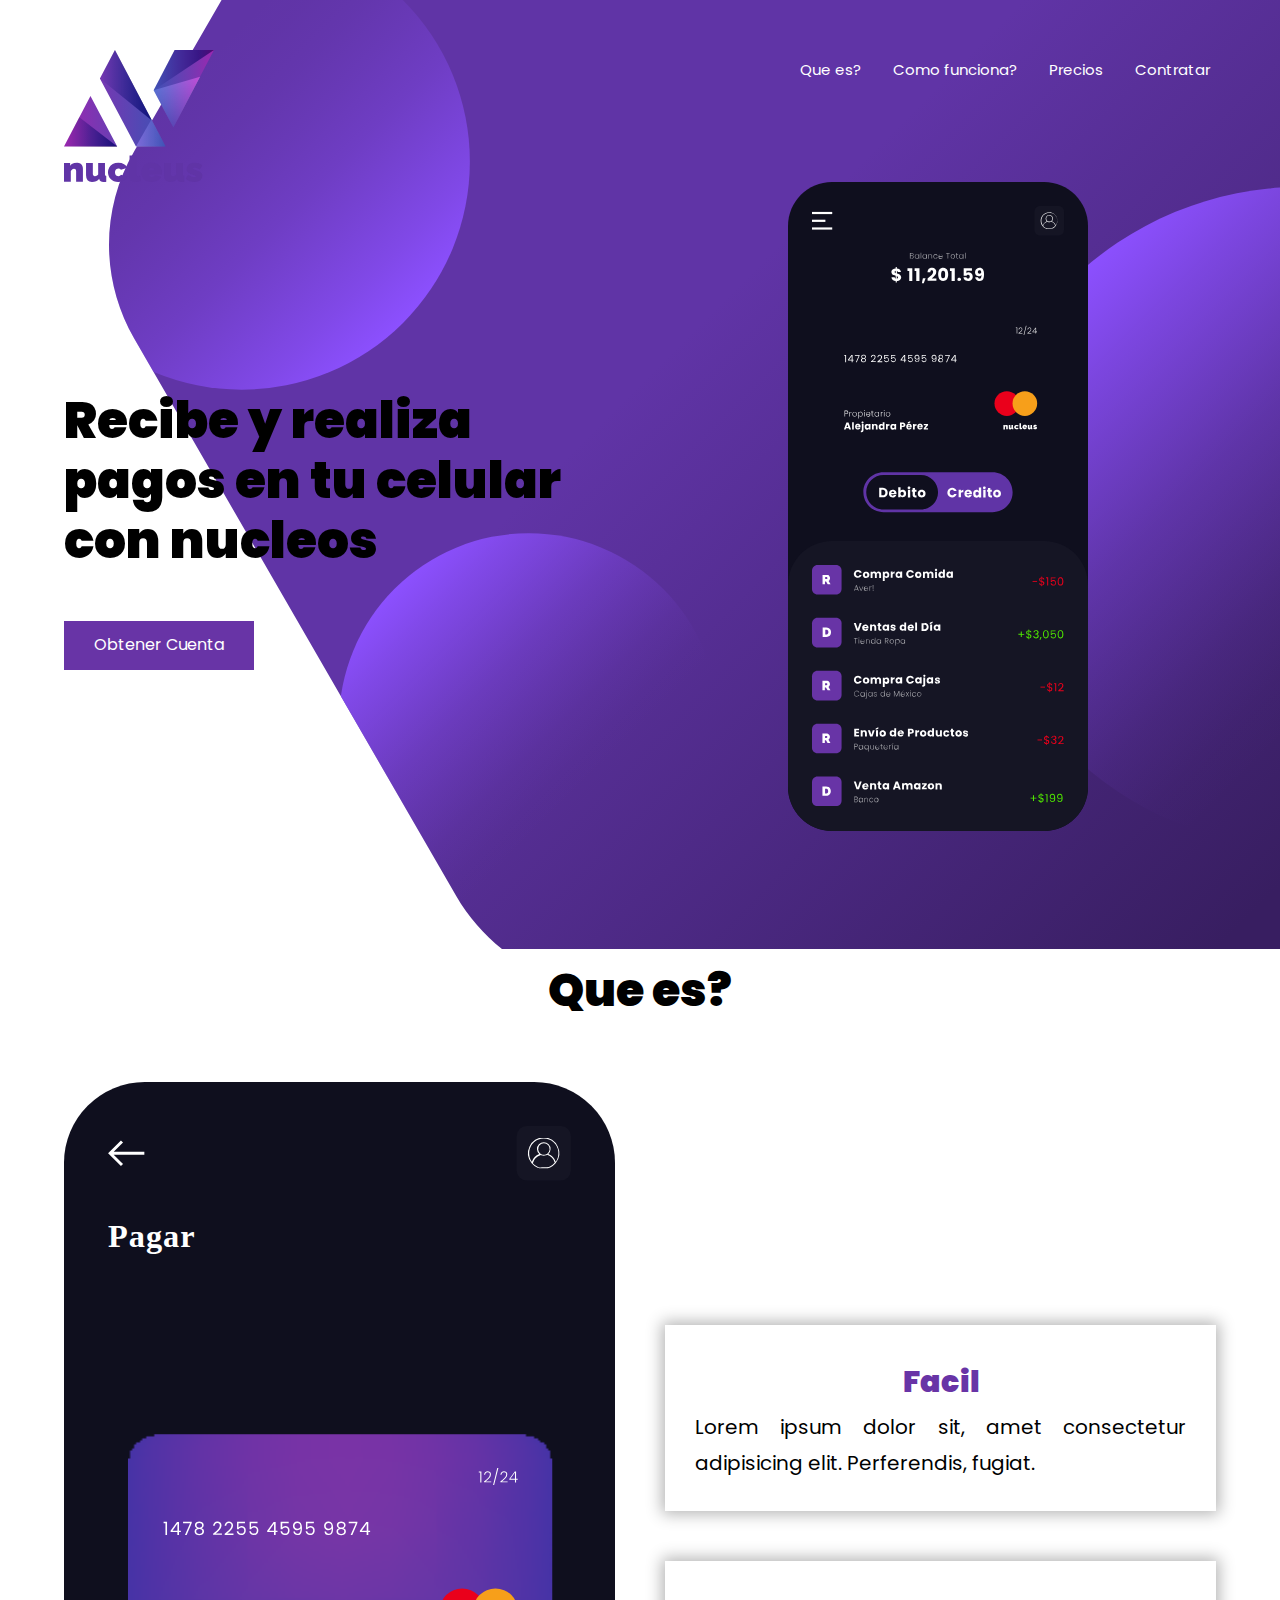
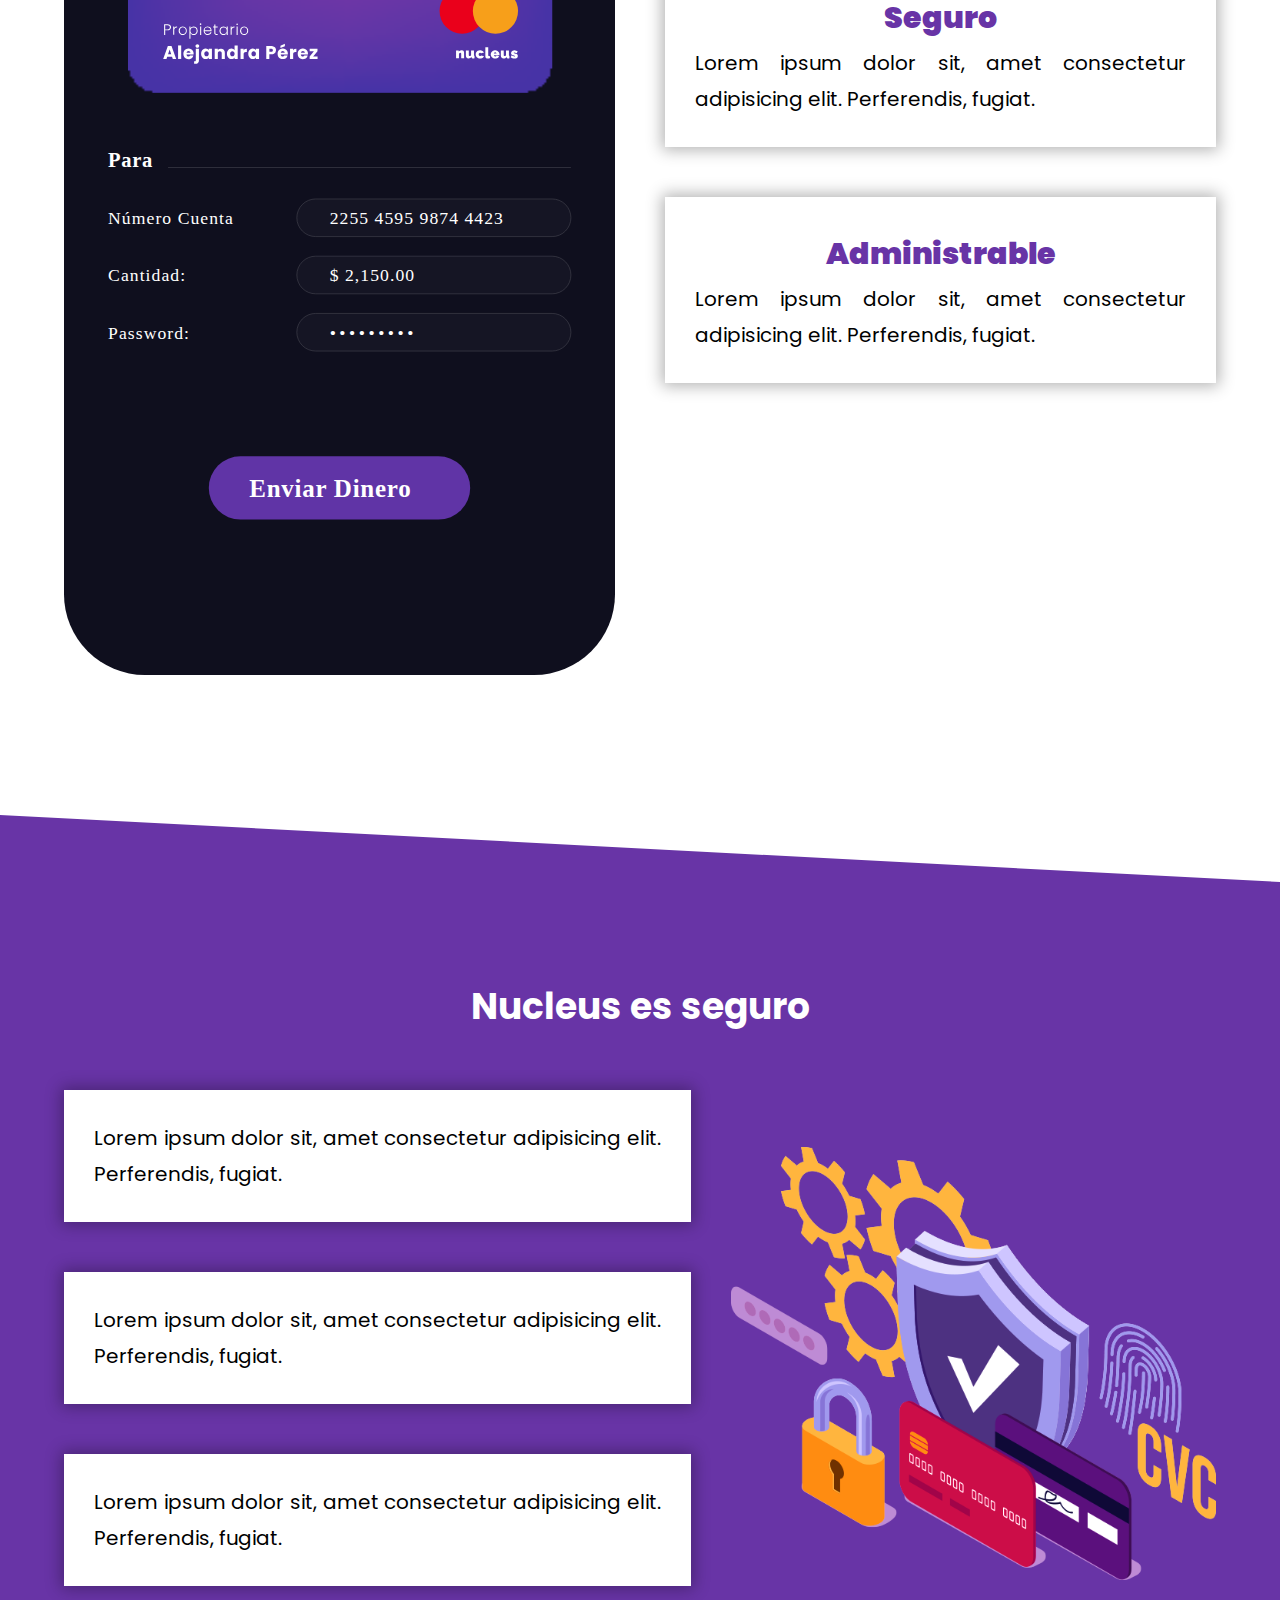
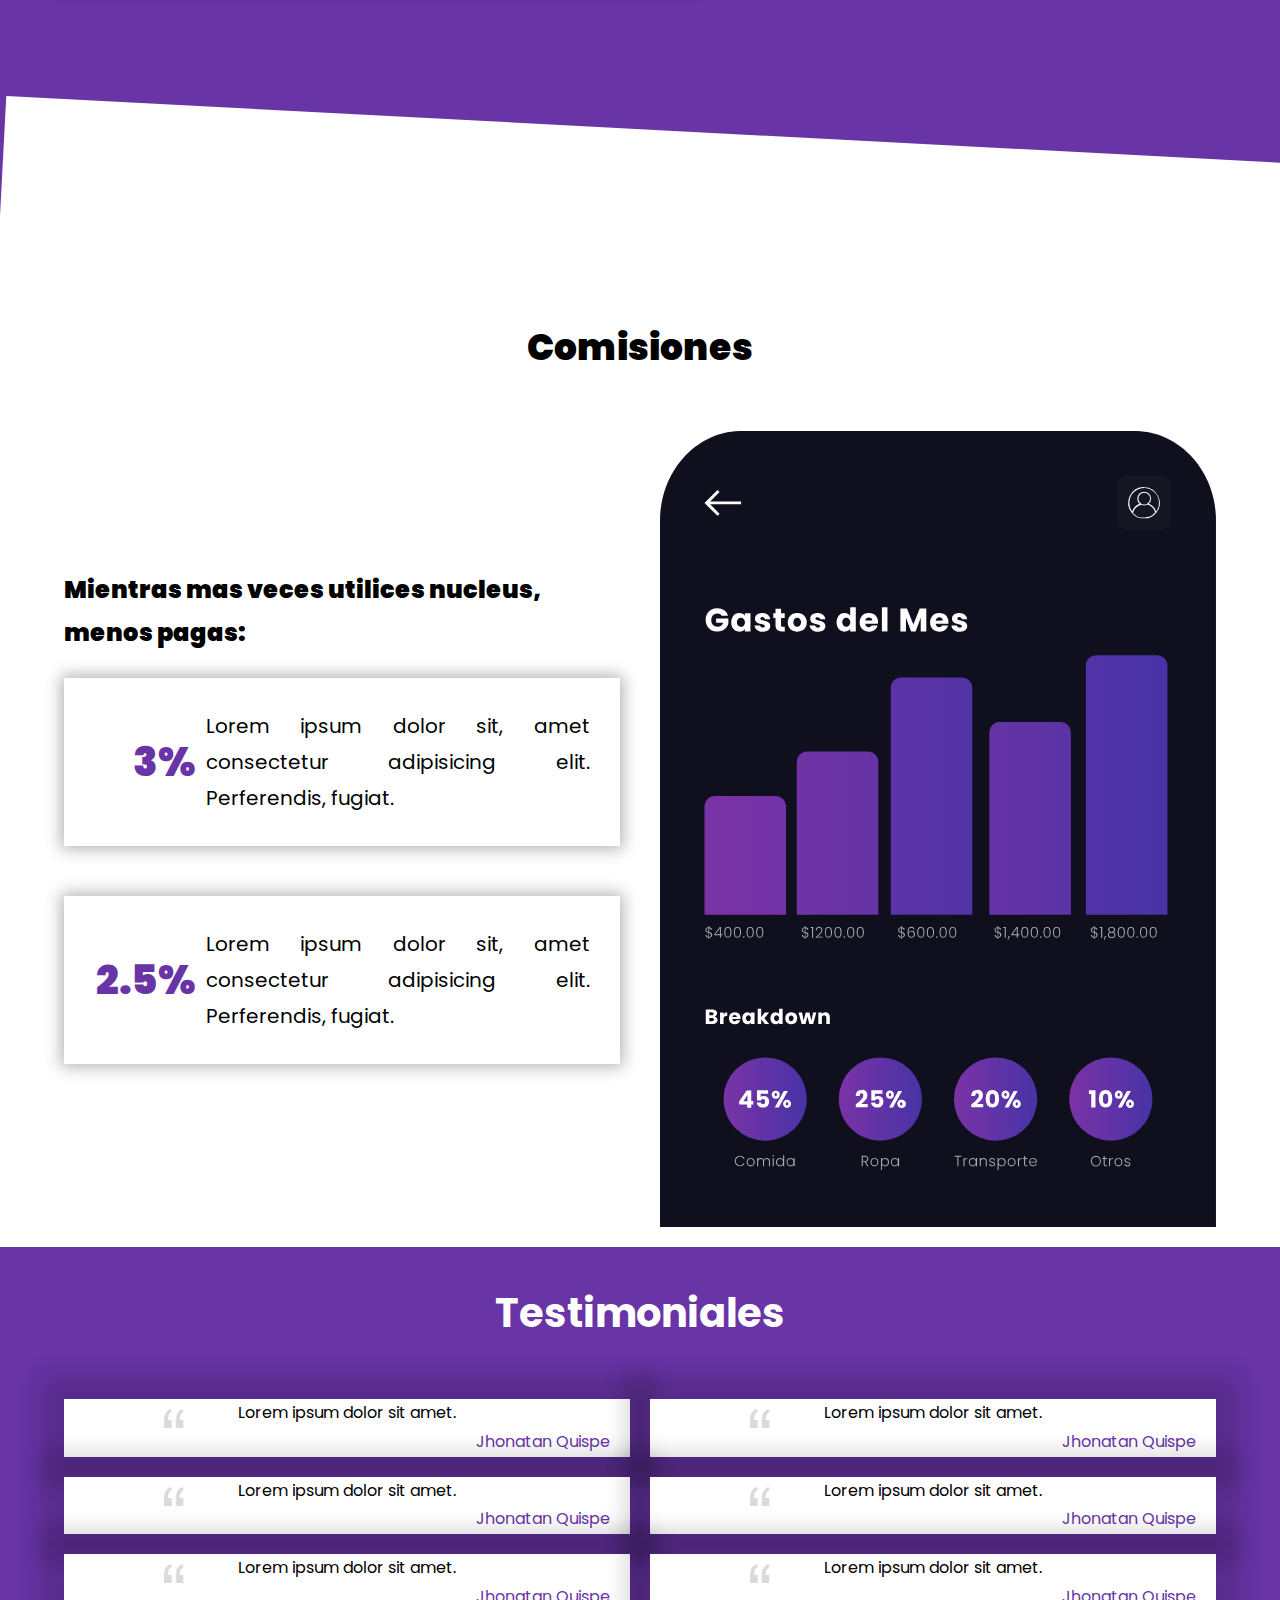
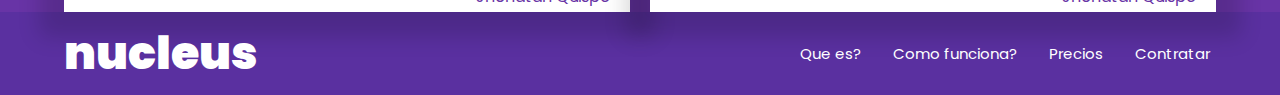
<file: index.html>
<!DOCTYPE html>
<html lang="en">
  <head>
    <meta charset="UTF-8" />
    <meta http-equiv="X-UA-Compatible" content="IE=edge" />
    <meta name="viewport" content="width=device-width, initial-scale=1.0" />
    <title>Nucleus</title>
    <link rel="preconnect" href="https://fonts.googleapis.com" />
    <link rel="preconnect" href="https://fonts.gstatic.com" crossorigin />
    <link
      href="https://fonts.googleapis.com/css2?family=Poppins:wght@400;500;700;900&display=swap"
      rel="stylesheet"
    />
    <link rel="stylesheet" href="css/normalize.css" />
    <link rel="stylesheet" href="css/styles.css" />
  </head>
  <body>
    <header class="header">
      <div class="header__contenedor">
        <div class="header__barra">
          <div class="header__logo">
            <img src="img/logo.svg" alt="imagen logo" />
          </div>
          <div class="navegacion">
            <a href="#" class="navegacion__link">Que es?</a>
            <a href="#" class="navegacion__link">Como funciona?</a>
            <a href="#" class="navegacion__link">Precios</a>
            <a href="#" class="navegacion__link">Contratar</a>
          </div>
        </div>

        <div class="header__grid">
          <div class="header__texto">
            <h1 class="header__heading">
              Recibe y realiza pagos en tu celular con nucleos
            </h1>
            <a href="#" class="header__boton">Obtener Cuenta</a>
          </div>
          <div class="header__grafico">
            <img
              class="header__imagen"
              src="img/app_1.svg"
              alt="imagen nucleus app"
            />
          </div>
        </div>
      </div>
      <!--.contenedor-->
    </header>

    <main class="nucleus">
      <h2 class="nucleus__heading">Que es?</h2>
      <div class="nucleus__contenedor">
        <div class="nucleus__grid">
          <div class="nucleus__imagen">
            <img src="img/app_2.svg" alt="imagen nucleus" />
          </div>
          <div class="listado">
            <div class="listado__elemento">
              <h2 class="listado__heading">Facil</h2>
              <p class="listado__texto">
                Lorem ipsum dolor sit, amet consectetur adipisicing elit.
                Perferendis, fugiat.
              </p>
            </div>
            <div class="listado__elemento">
              <h2 class="listado__heading">Seguro</h2>
              <p class="listado__texto">
                Lorem ipsum dolor sit, amet consectetur adipisicing elit.
                Perferendis, fugiat.
              </p>
            </div>
            <div class="listado__elemento">
              <h2 class="listado__heading">Administrable</h2>
              <p class="listado__texto">
                Lorem ipsum dolor sit, amet consectetur adipisicing elit.
                Perferendis, fugiat.
              </p>
            </div>
          </div>
        </div>
      </div>
    </main>

    <section class="seguro">
      <div class="seguro__contenedor">
        <h2 class="seguro__heading">Nucleus es seguro</h2>

        <div class="seguro__grid">
          <div class="listado">
            <div class="listado__elemento">
              <p class="listado__texto">
                Lorem ipsum dolor sit, amet consectetur adipisicing elit.
                Perferendis, fugiat.
              </p>
            </div>
            <div class="listado__elemento">
              <p class="listado__texto">
                Lorem ipsum dolor sit, amet consectetur adipisicing elit.
                Perferendis, fugiat.
              </p>
            </div>
            <div class="listado__elemento">
              <p class="listado__texto">
                Lorem ipsum dolor sit, amet consectetur adipisicing elit.
                Perferendis, fugiat.
              </p>
            </div>
          </div>

          <div class="seguro__imagen">
            <img src="img/seguridad.png" alt="imagen seguridad" />
          </div>
        </div>
      </div>
    </section>

    <section class="comisiones">
      <div class="comisiones__contenedor">
        <h2 class="comisiones__heading">Comisiones</h2>
        <div class="comisiones__grid">
          <div class="comisiones__contenido">
            <p class="comisiones__texto">
              Mientras mas veces utilices nucleus, menos pagas:
            </p>
            <div class="listado">
              <div class="listado__elemento listado__elemento--2col">
                <p class="listado__numero">3%</p>
                <p class="listado__texto">
                  Lorem ipsum dolor sit, amet consectetur adipisicing elit.
                  Perferendis, fugiat.
                </p>
              </div>
              <div class="listado__elemento listado__elemento--2col">
                <p class="listado__numero">2.5%</p>
                <p class="listado__texto">
                  Lorem ipsum dolor sit, amet consectetur adipisicing elit.
                  Perferendis, fugiat.
                </p>
              </div>
            </div>
          </div>

          <div class="comisiones__imagen">
            <img src="img/app_3.svg" alt="imagen comision app" />
          </div>
        </div>
      </div>
    </section>

    <section class="testimoniales">
      <div class="testimoniales__contenedor">
        <h2 class="testimoniales__heading">Testimoniales</h2>
        <div class="testimoniales__grid">
          <div class="testimonial">
            <p class="testimonial__texto">Lorem ipsum dolor sit amet.</p>
            <p class="testimonial__nombre">Jhonatan Quispe</p>
          </div>
          <div class="testimonial">
            <p class="testimonial__texto">Lorem ipsum dolor sit amet.</p>
            <p class="testimonial__nombre">Jhonatan Quispe</p>
          </div>
          <div class="testimonial">
            <p class="testimonial__texto">Lorem ipsum dolor sit amet.</p>
            <p class="testimonial__nombre">Jhonatan Quispe</p>
          </div>
          <div class="testimonial">
            <p class="testimonial__texto">Lorem ipsum dolor sit amet.</p>
            <p class="testimonial__nombre">Jhonatan Quispe</p>
          </div>
          <div class="testimonial">
            <p class="testimonial__texto">Lorem ipsum dolor sit amet.</p>
            <p class="testimonial__nombre">Jhonatan Quispe</p>
          </div>
          <div class="testimonial">
            <p class="testimonial__texto">Lorem ipsum dolor sit amet.</p>
            <p class="testimonial__nombre">Jhonatan Quispe</p>
          </div>
        </div>
      </div>
    </section>

    <footer class="footer">
      <div class="footer__contenedor">
        <div class="footer__grid">
          <h2 class="footer__logo">nucleus</h2>
          <div class="navegacion">
            <a href="#" class="navegacion__link navegacion__link--blanco">Que es?</a>
            <a href="#" class="navegacion__link navegacion__link--blanco">Como funciona?</a>
            <a href="#" class="navegacion__link navegacion__link--blanco">Precios</a>
            <a href="#" class="navegacion__link navegacion__link--blanco">Contratar</a>
          </div>
        </div>
      </div>
    </footer>
  </body>
</html>
</file>
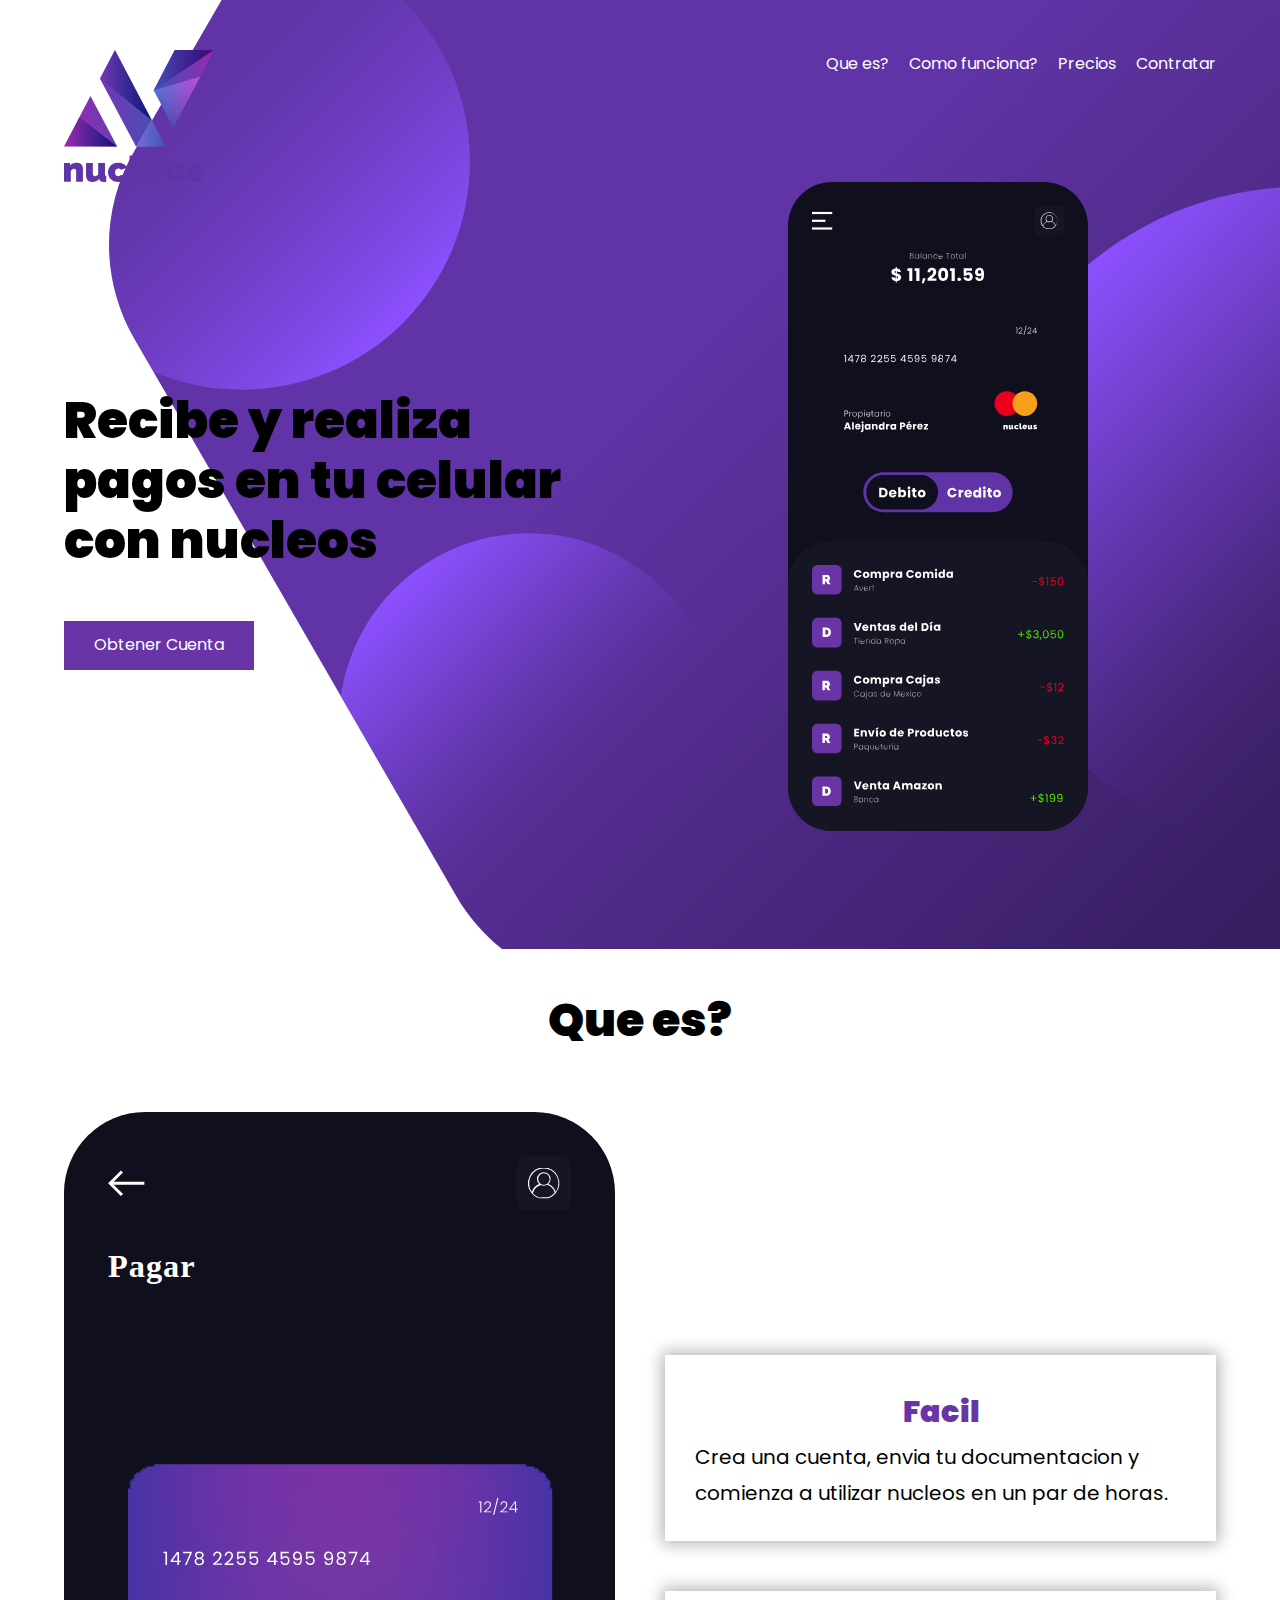
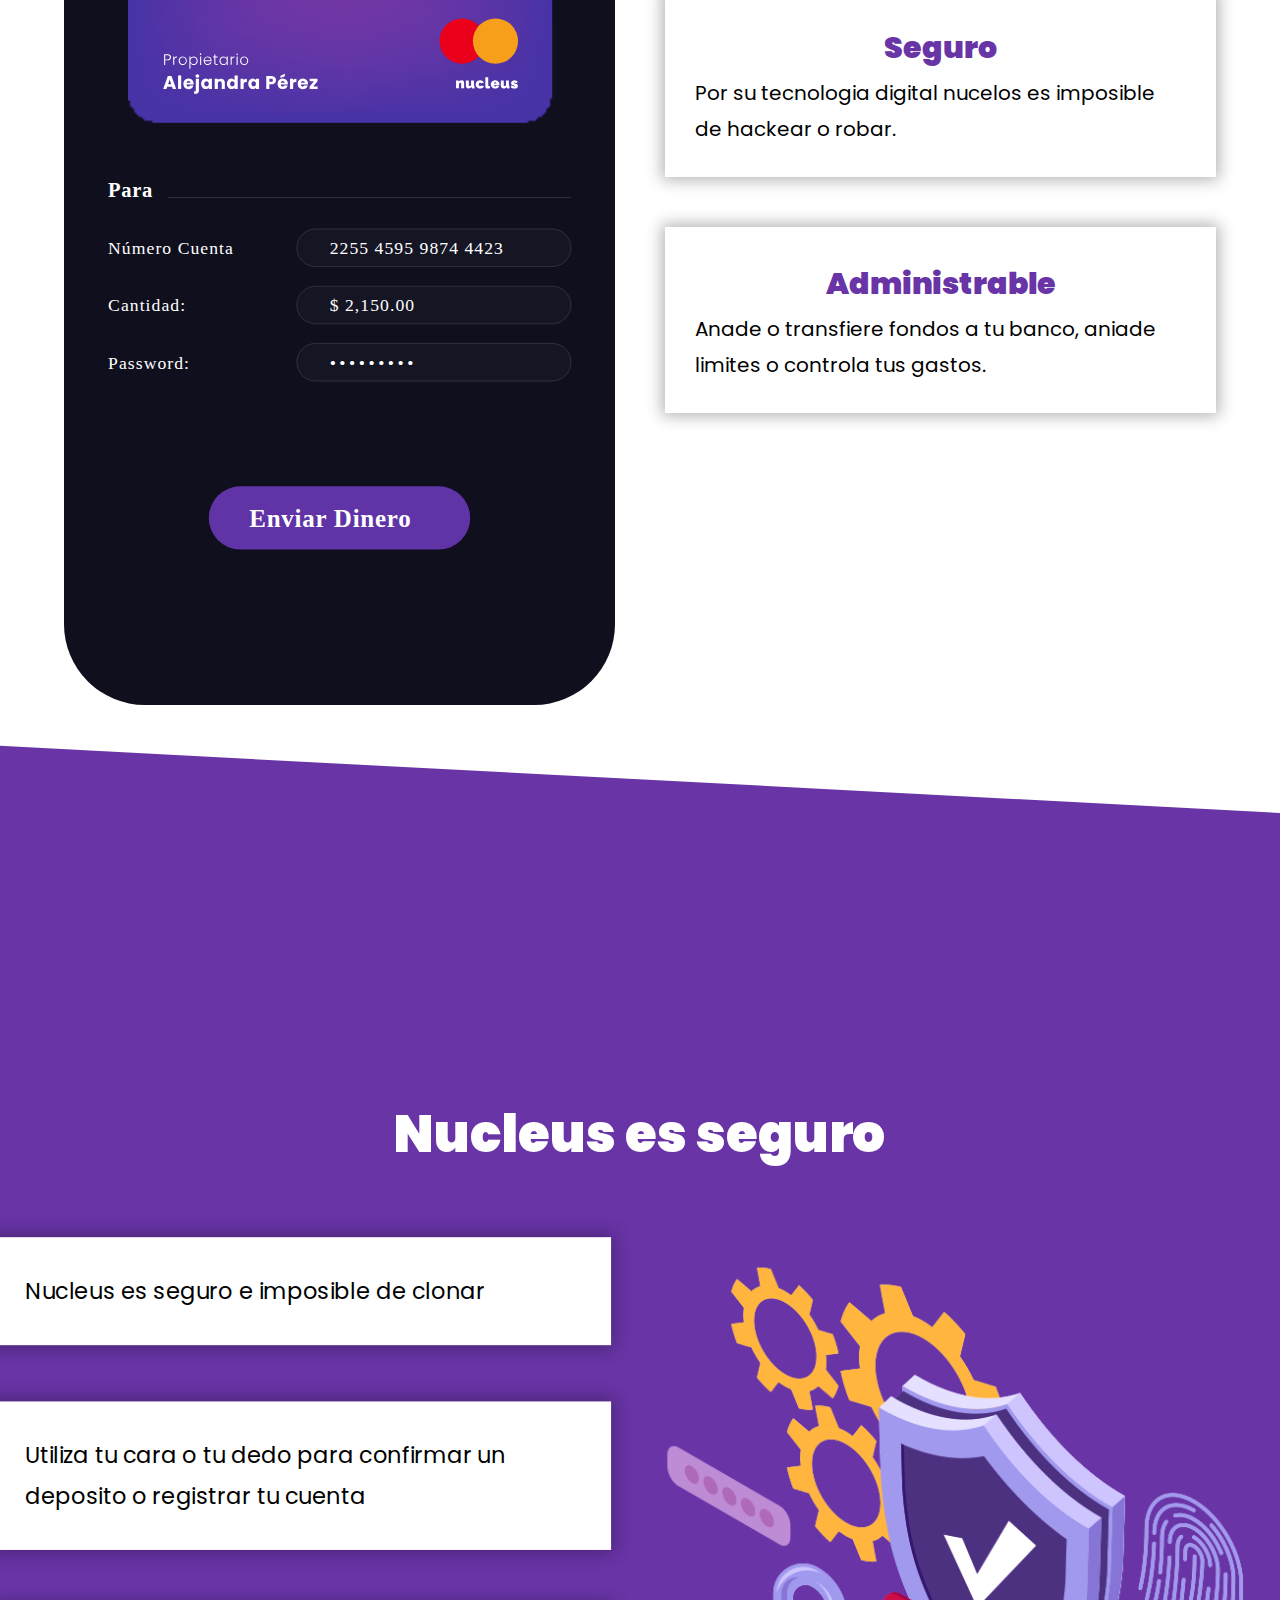
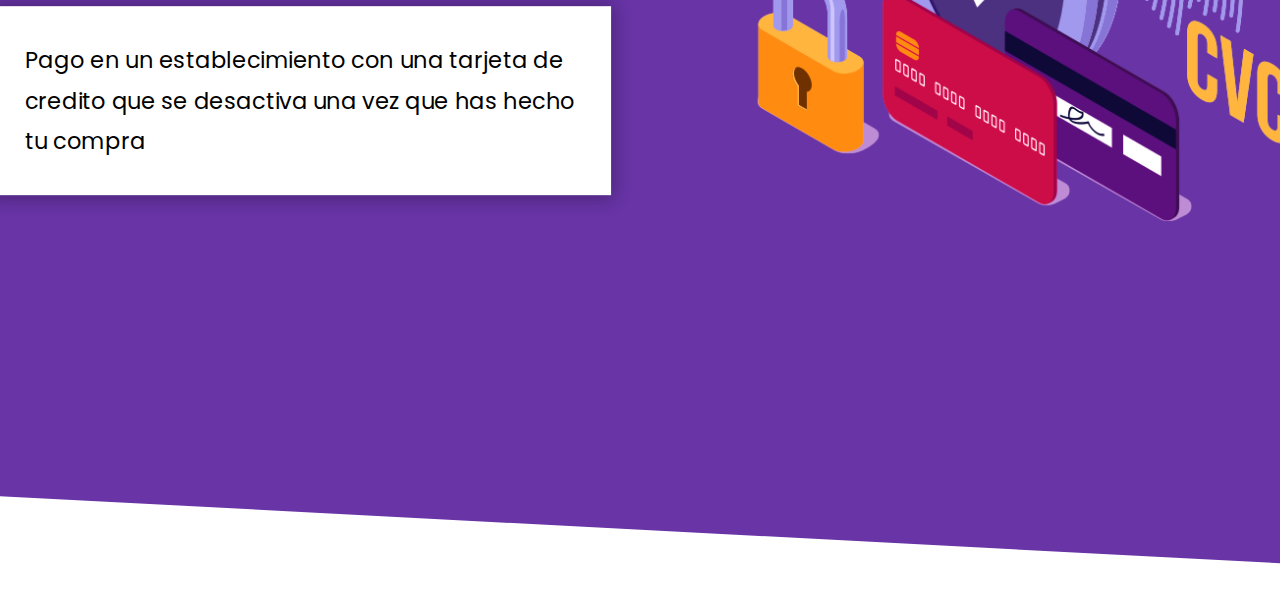
<file: 10-nucleus-eWallet/index.html>
<!DOCTYPE html>
<html lang="en">
  <head>
    <meta charset="UTF-8" />
    <meta http-equiv="X-UA-Compatible" content="IE=edge" />
    <meta name="viewport" content="width=device-width, initial-scale=1.0" />
    <title>Nucleus - eWallet</title>
    <link rel="preconnect" href="https://fonts.googleapis.com" />
    <link rel="preconnect" href="https://fonts.gstatic.com" crossorigin />
    <link
      href="https://fonts.googleapis.com/css2?family=Poppins:wght@400;500;700;900&display=swap"
      rel="stylesheet"
    />

    <link rel="stylesheet" href="css/normalize.css" />
    <link rel="stylesheet" href="css/styles.css" />
  </head>
  <body>
    <header class="header">
      <div class="header__contenedor">
        <div class="header__barra">
          <div class="header__logo">
            <img src="img/logo.svg" alt=" loco nucleos" />
          </div>
          <nav class="navegacion">
            <a href="#" class="navegacion__link">Que es?</a>
            <a href="#" class="navegacion__link">Como funciona?</a>
            <a href="#" class="navegacion__link">Precios</a>
            <a href="#" class="navegacion__link">Contratar</a>
          </nav>
        </div>

        <div class="header__grid">
          <div class="header__texto">
            <h1 class="header__heading">
              Recibe y realiza pagos en tu celular con nucleos
            </h1>
            <a href="#" class="header__boton">Obtener Cuenta</a>
          </div>
          <div class="header__grafico">
            <img
              src="img/app_1.svg"
              alt="imagen nucleus app"
              class="header__imagen"
            />
          </div>
        </div>
      </div>
    </header>
    <main class="nucleos">
      <h2 class="nucleos__heading">Que es?</h2>
      <div class="nucleos__contenedor">
        <div class="nucleos__grid">
          <div class="nucleos__imagen">
            <img src="img/app_2.svg" alt="app nucleos" />
          </div>

          <div class="listado">
            <div class="listado__elemento">
              <h2 class="listado__heading">Facil</h2>
              <p class="listado__texto">
                Crea una cuenta, envia tu documentacion y comienza a utilizar
                nucleos en un par de horas.
              </p>
            </div>
            <div class="listado__elemento">
              <h2 class="listado__heading">Seguro</h2>
              <p class="listado__texto">
                Por su tecnologia digital nucelos es imposible de hackear o
                robar.
              </p>
            </div>
            <div class="listado__elemento">
              <h2 class="listado__heading">Administrable</h2>
              <p class="listado__texto">
                Anade o transfiere fondos a tu banco, aniade limites o controla
                tus gastos.
              </p>
            </div>
          </div>
        </div>
      </div>
    </main>

       <div class="mask">
      <section class="seguridad">
        <div class="seguridad__contenedor">
          <h2 class="seguridad__heading">Nucleus es seguro</h2>
          <div class="seguridad__grid">
            <div class="listado">
              <div class="listado__elemento">
                <p class="listado__texto">
                  Nucleus es seguro e imposible de clonar
                </p>
              </div>

              <div class="listado__elemento">
                <p class="listado__texto">
                  Utiliza tu cara o tu dedo para confirmar un deposito o
                  registrar tu cuenta
                </p>
              </div>

              <div class="listado__elemento">
                <p class="listado__texto">
                  Pago en un establecimiento con una tarjeta de credito que se
                  desactiva una vez que has hecho tu compra
                </p>
              </div>
            </div>
            <div class="seguridad__imagen">
              <img src="img/seguridad.png" alt="imagen seguridad" />
            </div>
          </div>
        </div>
      </section>
      </div>
  </body>
</html>
</file>
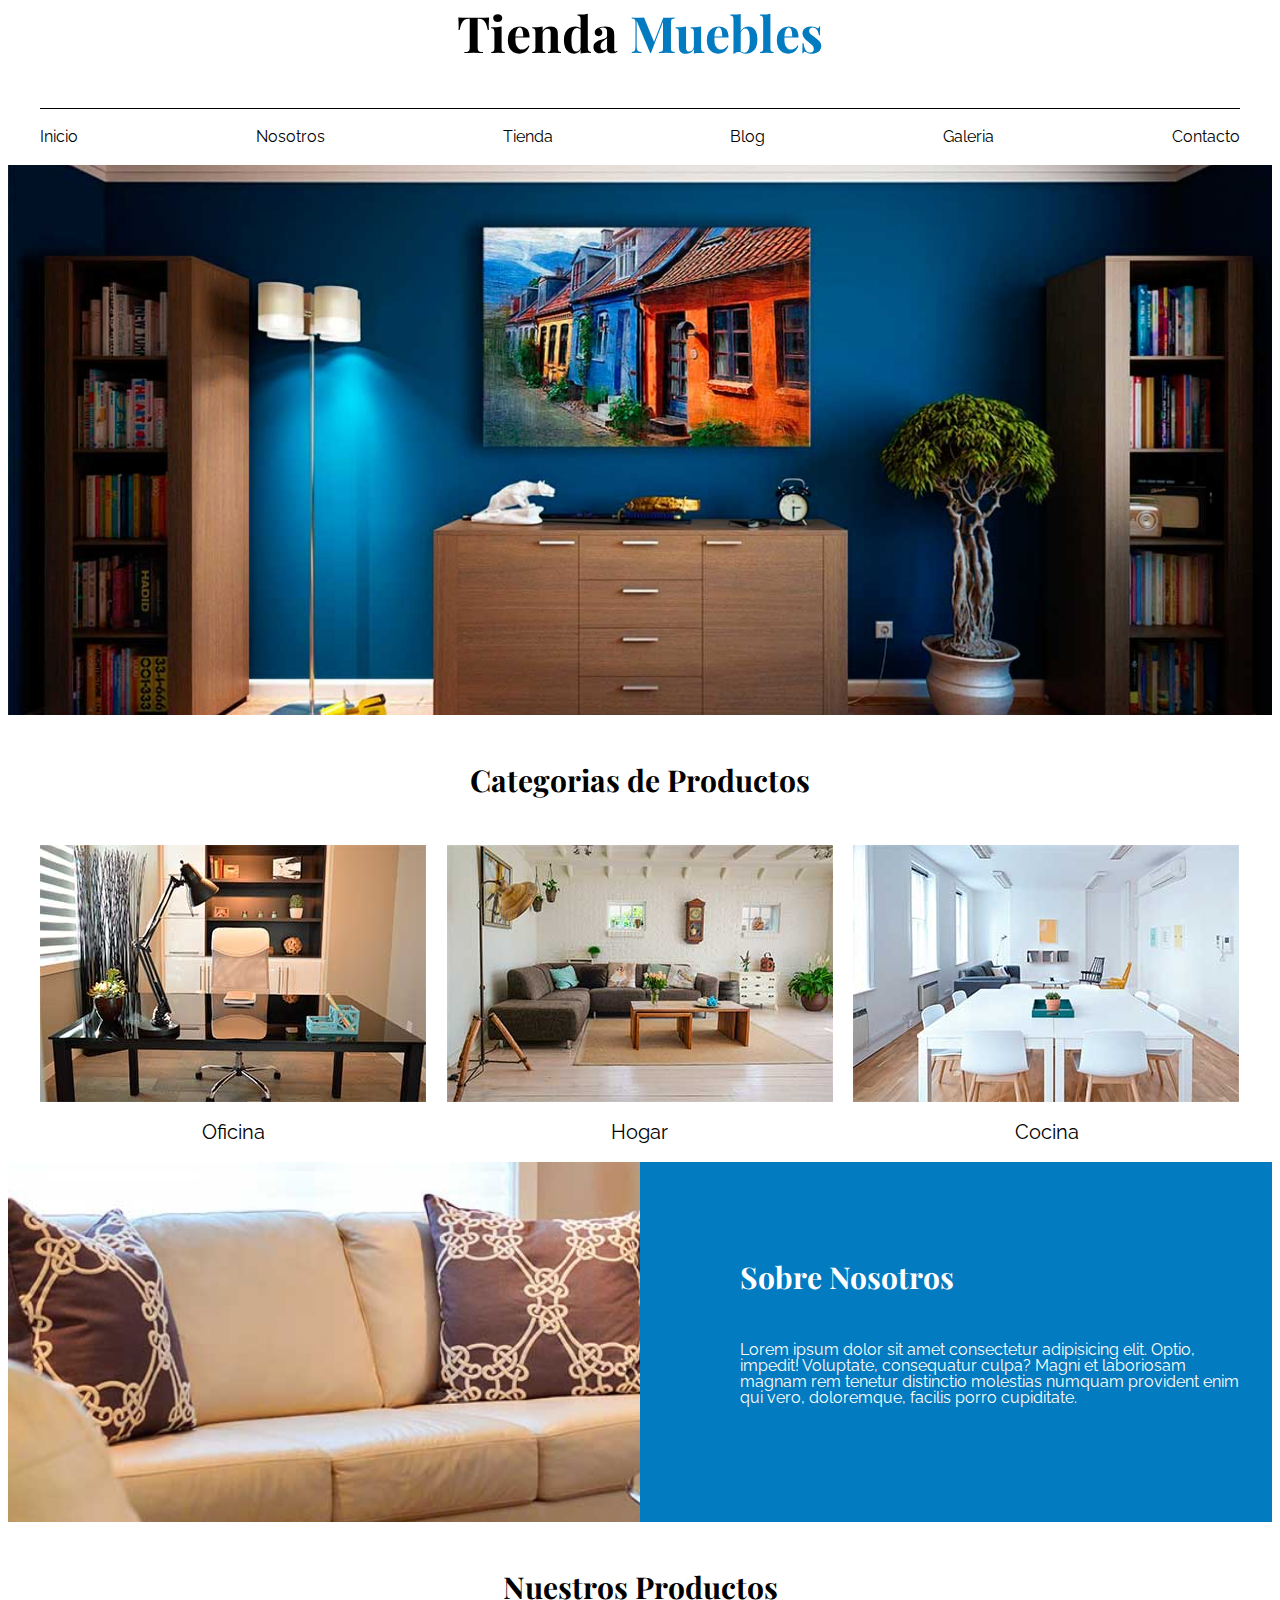
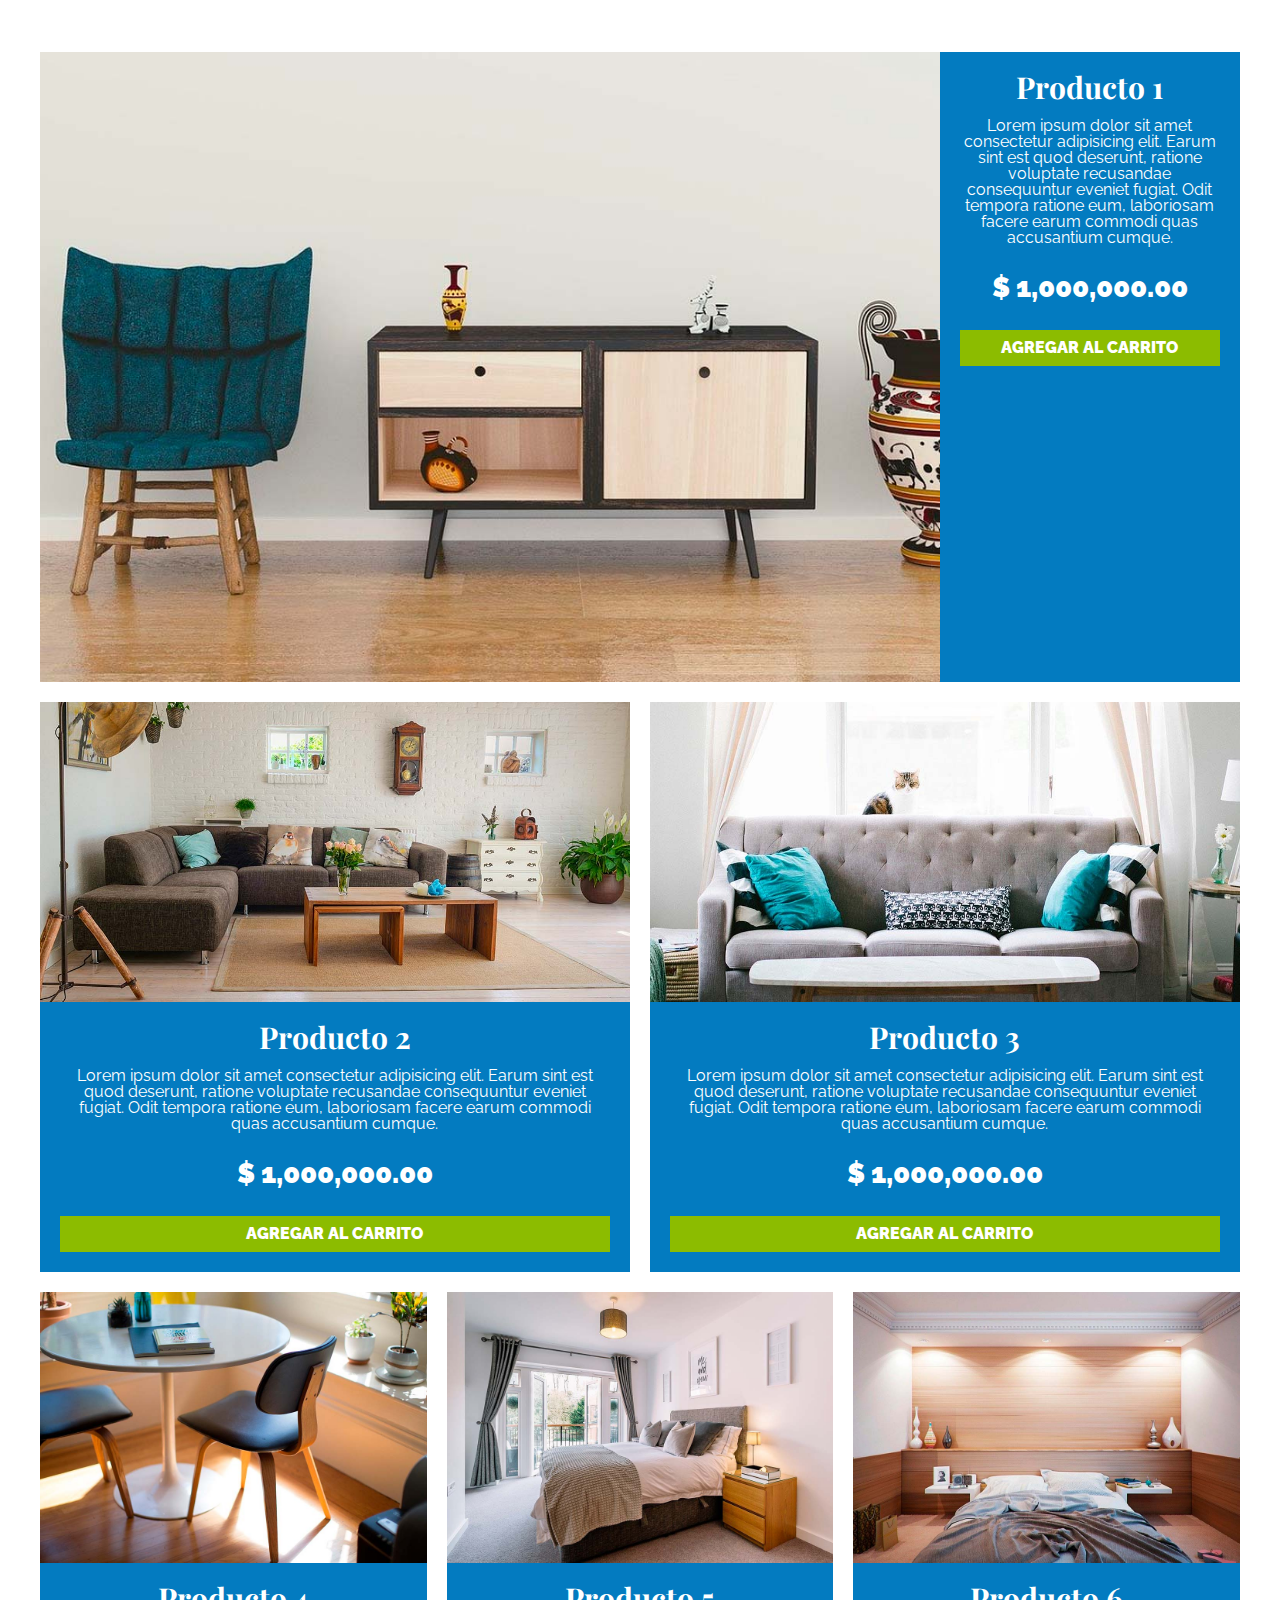
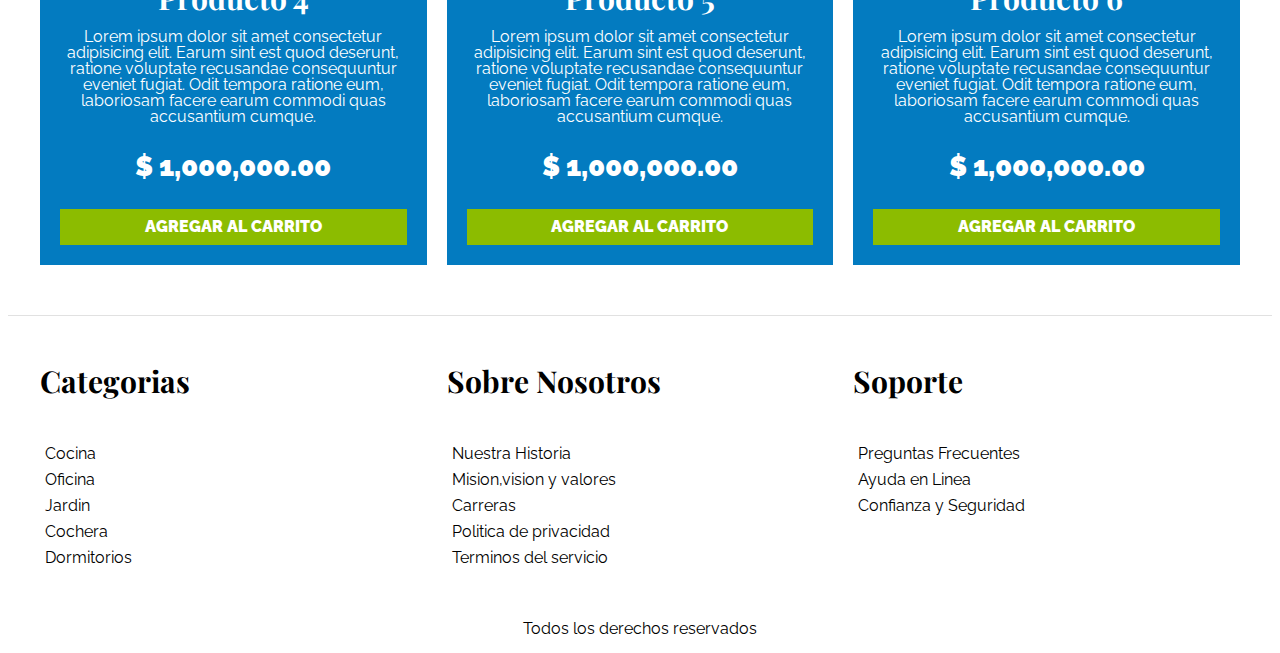
<file: base.html>
<!DOCTYPE html>
<html lang="es">
  <head>
    <meta charset="UTF-8" />
    <meta http-equiv="X-UA-Compatible" content="IE=edge" />
    <meta name="viewport" content="width=device-width, initial-scale=1.0" />
    <link rel="stylesheet" href="css/index.css" />

    <link rel="preconnect" href="https://fonts.googleapis.com" />
    <link rel="preconnect" href="https://fonts.gstatic.com" crossorigin />
    <link
      href="https://fonts.googleapis.com/css2?family=Playfair+Display:wght@700&family=Raleway:wght@400;700;900&display=swap"
      rel="stylesheet"
    />

    <title>Aprendiendo HTML</title>
  </head>

  <body>
    <header class="nombre-sitio">
      <h1>Tienda <span>Muebles</span></h1>
    </header>
    <div class="contenedor-navegacion">
      <nav class="nav-principal contenedor">
        <a href="index.html">Inicio</a>
        <a href="nosotros.html">Nosotros</a>
        <a href="tienda.html">Tienda</a>
        <a href="blog.html">Blog</a>
        <a href="galeria.html">Galeria</a>
        <a href="contacto.html">Contacto</a>
      </nav>
    </div>

    <div class="hero"></div>

    <section class="contenedor categorias">
      <h2>Categorias de Productos</h2>
      <div class="listado-categorias">
        <div class="categoria">
          <img src="assets/images/categoria1.jpg" alt="Imagen Categoria" />
          <a href="#">Oficina</a>
        </div>
        <div class="categoria">
          <img src="assets/images/categoria2.jpg" alt="Imagen Categoria" />
          <a href="#">Hogar</a>
        </div>
        <div class="categoria">
          <img src="assets/images/categoria3.jpg" alt="Imagen Categoria" />
          <a href="#">Cocina</a>
        </div>
      </div>
    </section>

    <section class="sobre-nosotros">
      <div class="contenedor sobre-nosotros-grid">
        <div class="texto-nosotros">
          <h2>Sobre Nosotros</h2>
          <p>
            Lorem ipsum dolor sit amet consectetur adipisicing elit. Optio,
            impedit! Voluptate, consequatur culpa? Magni et laboriosam magnam
            rem tenetur distinctio molestias numquam provident enim qui vero,
            doloremque, facilis porro cupiditate.
          </p>
        </div>
      </div>
    </section>

    <main class="contenido-principal contenedor">
      <h2 class="text-center">Nuestros Productos</h2>
      <div class="listado-productos">
        <div class="producto">
          <img src="assets/images/producto1.jpg" alt="Imagen Producto" />
          <div class="texto-producto">
            <h3>Producto 1</h3>
            <p>
              Lorem ipsum dolor sit amet consectetur adipisicing elit. Earum
              sint est quod deserunt, ratione voluptate recusandae consequuntur
              eveniet fugiat. Odit tempora ratione eum, laboriosam facere earum
              commodi quas accusantium cumque.
            </p>
            <p class="precio">$ 1,000,000.00</p>
            <a class="btn" href="#">Agregar al Carrito</a>
          </div>
        </div>
        <div class="producto">
          <img src="assets/images/producto2.jpg" alt="Imagen Producto" />
          <div class="texto-producto">
            <h3>Producto 2</h3>
            <p>
              Lorem ipsum dolor sit amet consectetur adipisicing elit. Earum
              sint est quod deserunt, ratione voluptate recusandae consequuntur
              eveniet fugiat. Odit tempora ratione eum, laboriosam facere earum
              commodi quas accusantium cumque.
            </p>
            <p class="precio">$ 1,000,000.00</p>
            <a class="btn" href="#">Agregar al Carrito</a>
          </div>
        </div>

        <div class="producto">
          <img src="assets/images/producto3.jpg" alt="Imagen Producto" />
          <div class="texto-producto">
            <h3>Producto 3</h3>
            <p>
              Lorem ipsum dolor sit amet consectetur adipisicing elit. Earum
              sint est quod deserunt, ratione voluptate recusandae consequuntur
              eveniet fugiat. Odit tempora ratione eum, laboriosam facere earum
              commodi quas accusantium cumque.
            </p>
            <p class="precio">$ 1,000,000.00</p>
            <a class="btn" href="#">Agregar al Carrito</a>
          </div>
        </div>
        <div class="producto">
          <img src="assets/images/producto4.jpg" alt="Imagen Producto" />
          <div class="texto-producto">
            <h3>Producto 4</h3>
            <p>
              Lorem ipsum dolor sit amet consectetur adipisicing elit. Earum
              sint est quod deserunt, ratione voluptate recusandae consequuntur
              eveniet fugiat. Odit tempora ratione eum, laboriosam facere earum
              commodi quas accusantium cumque.
            </p>
            <p class="precio">$ 1,000,000.00</p>
            <a class="btn" href="#">Agregar al Carrito</a>
          </div>
        </div>
        <div class="producto">
          <img src="assets/images/producto5.jpg" alt="Imagen Producto" />
          <div class="texto-producto">
            <h3>Producto 5</h3>
            <p>
              Lorem ipsum dolor sit amet consectetur adipisicing elit. Earum
              sint est quod deserunt, ratione voluptate recusandae consequuntur
              eveniet fugiat. Odit tempora ratione eum, laboriosam facere earum
              commodi quas accusantium cumque.
            </p>
            <p class="precio">$ 1,000,000.00</p>
            <a class="btn" href="#">Agregar al Carrito</a>
          </div>
        </div>
        <div class="producto">
          <img src="assets/images/producto6.jpg" alt="Imagen Producto" />
          <div class="texto-producto">
            <h3>Producto 6</h3>
            <p>
              Lorem ipsum dolor sit amet consectetur adipisicing elit. Earum
              sint est quod deserunt, ratione voluptate recusandae consequuntur
              eveniet fugiat. Odit tempora ratione eum, laboriosam facere earum
              commodi quas accusantium cumque.
            </p>
            <p class="precio">$ 1,000,000.00</p>
            <a class="btn" href="#">Agregar al Carrito</a>
          </div>
        </div>
      </div>
    </main>

    <footer class="site-footer">
      <div class="grid-footer contenedor">
        <div class="footer-categoria">
          <h3>Categorias</h3>
          <nav class="footer-menu">
            <a href="">Cocina</a>
            <a href="">Oficina</a>
            <a href="">Jardin</a>
            <a href="">Cochera</a>
            <a href="">Dormitorios</a>
          </nav>
        </div>
        <div class="footer-nosotros">
          <h3>Sobre Nosotros</h3>
          <nav class="footer-menu">
            <a href="">Nuestra Historia</a>
            <a href="">Mision,vision y valores</a>
            <a href="">Carreras</a>
            <a href="">Politica de privacidad</a>
            <a href="">Terminos del servicio</a>
          </nav>
        </div>
        <div class="footer-soporte">
          <h3>Soporte</h3>
        
          <nav class="footer-menu">
          <a href="">Preguntas Frecuentes</a>
          <a href="">Ayuda en Linea</a>
          <a href="">Confianza y Seguridad</a>
        </nav>
      </div>
      </div>
      <p class="copyright">Todos los derechos reservados</p>
    </footer>
  </body>
</html>
</file>
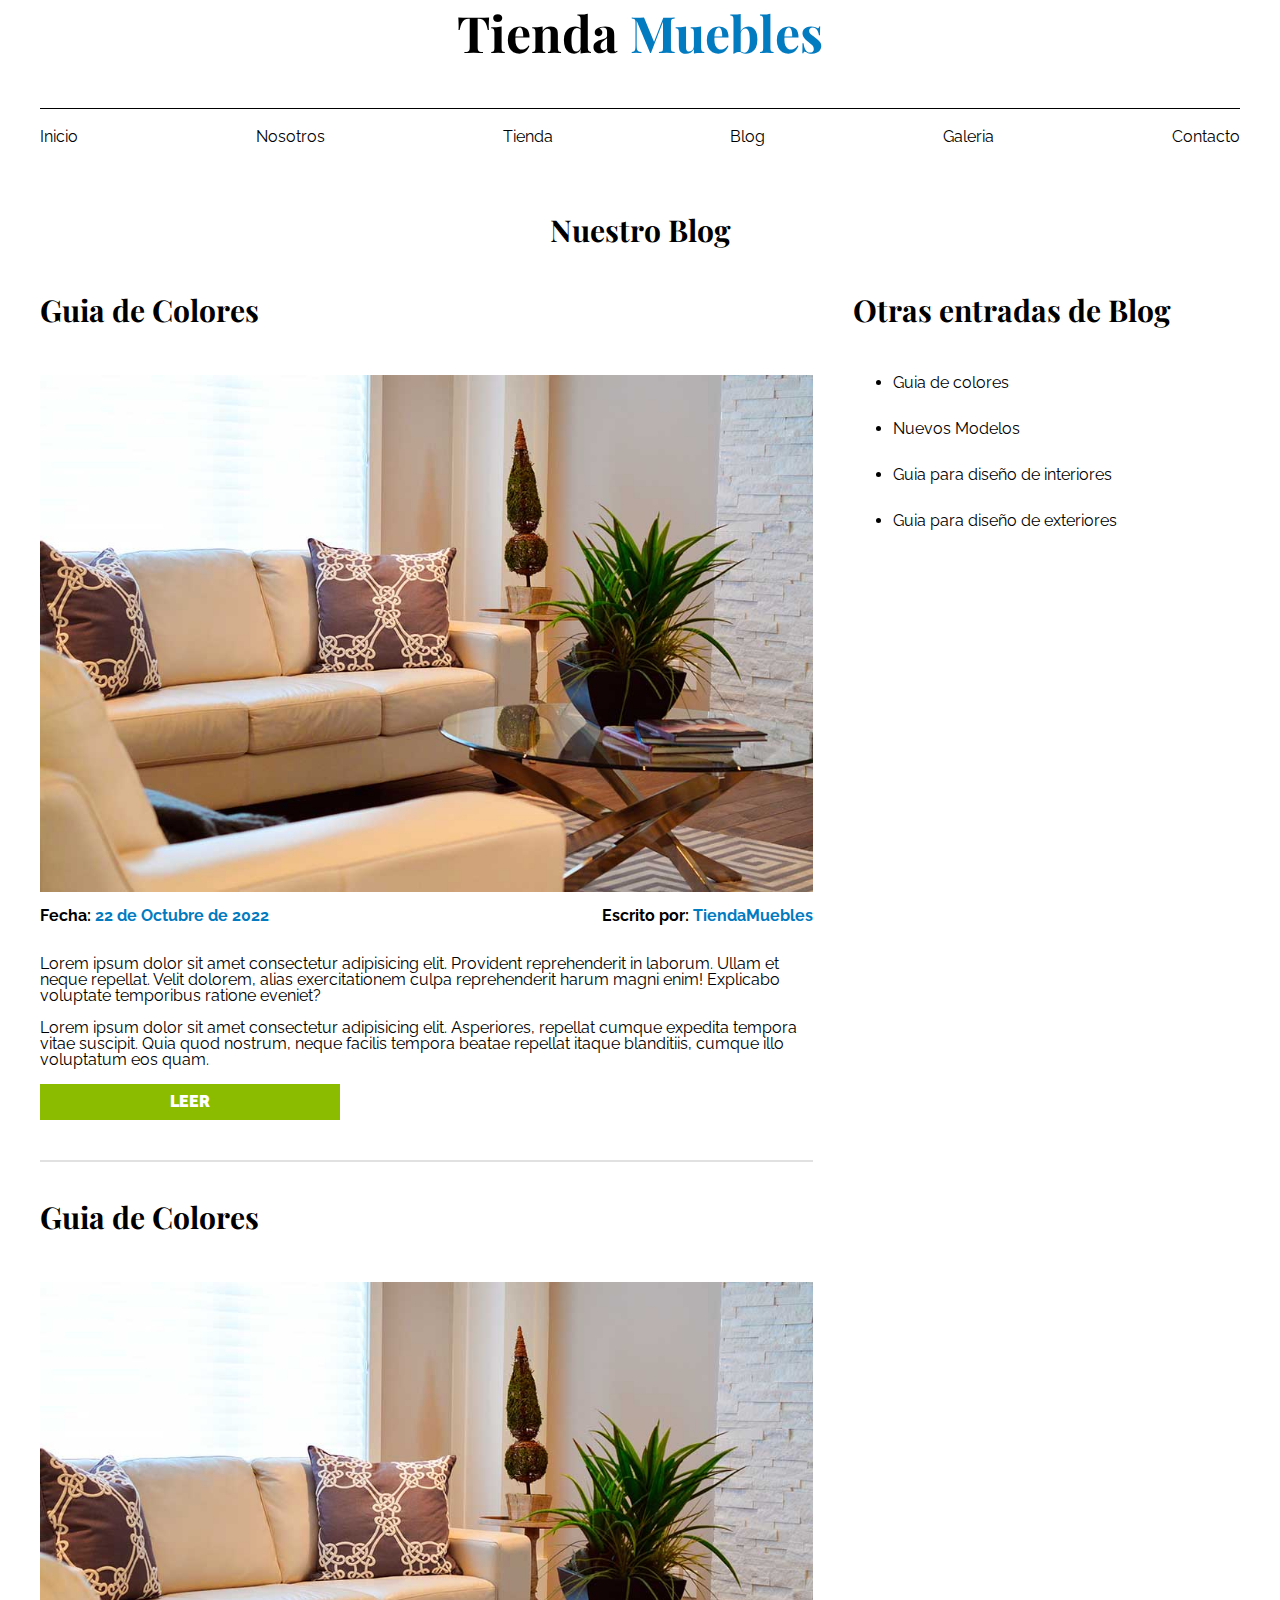
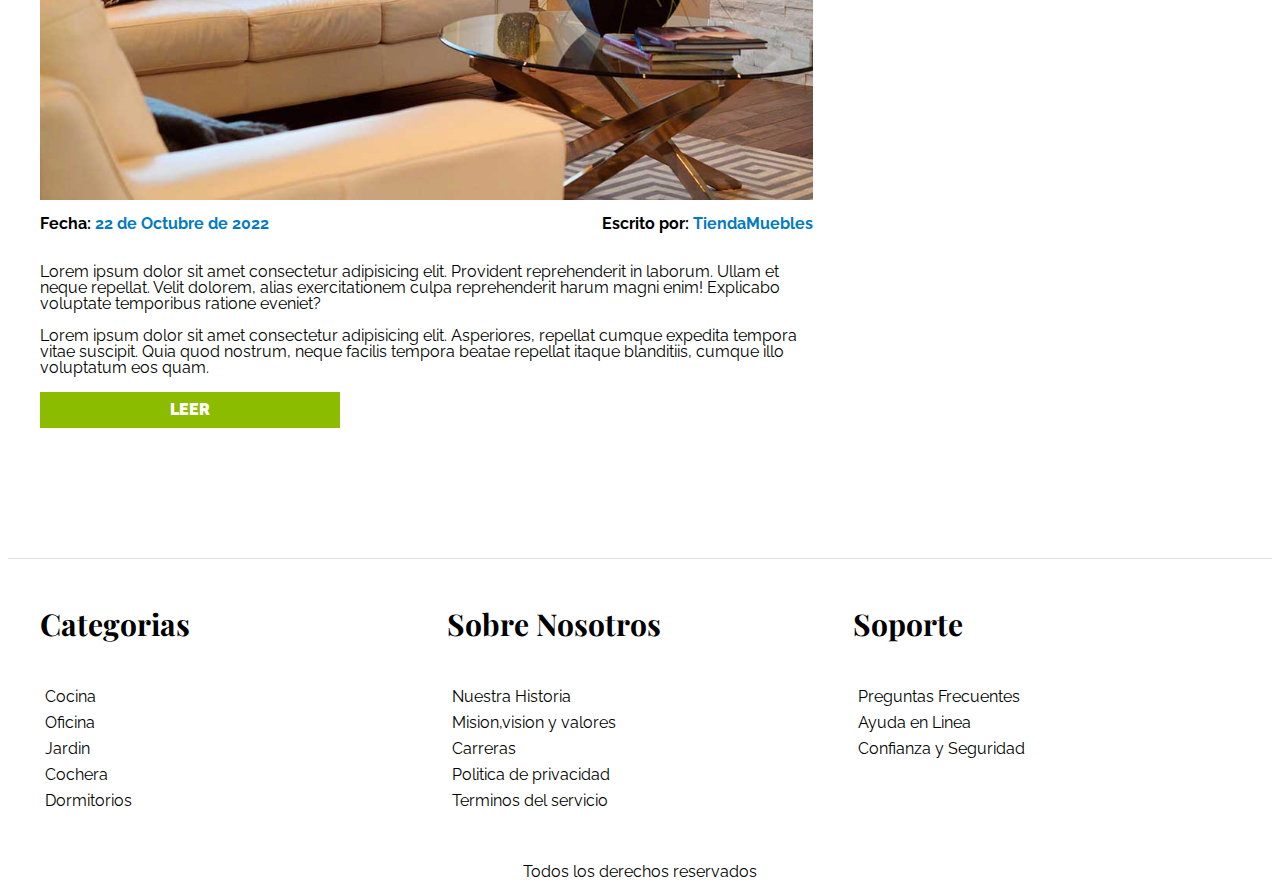
<file: blog.html>
<!DOCTYPE html>
<html lang="es">
  <head>
    <meta charset="UTF-8" />
    <meta http-equiv="X-UA-Compatible" content="IE=edge" />
    <meta name="viewport" content="width=device-width, initial-scale=1.0" />
    <link rel="stylesheet" href="css/index.css" />

    <link rel="preconnect" href="https://fonts.googleapis.com" />
    <link rel="preconnect" href="https://fonts.gstatic.com" crossorigin />
    <link
      href="https://fonts.googleapis.com/css2?family=Playfair+Display:wght@700&family=Raleway:wght@400;700;900&display=swap"
      rel="stylesheet"
    />

    <title>Blog</title>
  </head>

  <body>
    <header class="nombre-sitio">
      <h1>Tienda <span>Muebles</span></h1>
    </header>
    <div class="contenedor-navegacion">
      <nav class="nav-principal contenedor">
        <a href="index.html">Inicio</a>
        <a href="nosotros.html">Nosotros</a>
        <a href="tienda.html">Tienda</a>
        <a href="blog.html">Blog</a>
        <a href="galeria.html">Galeria</a>
        <a href="contacto.html">Contacto</a>
      </nav>
    </div>

    <main class="contenido-principal contenedor">
      <h2 class="text-center">Nuestro Blog</h2>

      <section class="contenedor-blog">
        <div class="blog">
          <article class="entrada">
            <h2>Guia de Colores</h2>
            <div>
              <img src="assets/images/nosotros.jpg" alt="imagen blog" />
            </div>
            <div class="entrada-meta">
              <p>Fecha: <span>22 de Octubre de 2022</span></p>
              <p>Escrito por: <span>TiendaMuebles</span></p>
            </div>
            <div class="entrada-blog">
              <p>
                Lorem ipsum dolor sit amet consectetur adipisicing elit.
                Provident reprehenderit in laborum. Ullam et neque repellat.
                Velit dolorem, alias exercitationem culpa reprehenderit harum
                magni enim! Explicabo voluptate temporibus ratione eveniet?
              </p>
              <p>
                Lorem ipsum dolor sit amet consectetur adipisicing elit.
                Asperiores, repellat cumque expedita tempora vitae suscipit.
                Quia quod nostrum, neque facilis tempora beatae repellat itaque
                blanditiis, cumque illo voluptatum eos quam.
              </p>
            </div>
            <a href="entrada.html" class="btn max-width-30">Leer</a>
          </article>
          <article class="entrada">
            <h2>Guia de Colores</h2>
            <div>
              <img src="assets/images/nosotros.jpg" alt="imagen blog" />
            </div>
            <div class="entrada-meta">
              <p>Fecha: <span>22 de Octubre de 2022</span></p>
              <p>Escrito por: <span>TiendaMuebles</span></p>
            </div>
            <div class="entrada-blog">
              <p>
                Lorem ipsum dolor sit amet consectetur adipisicing elit.
                Provident reprehenderit in laborum. Ullam et neque repellat.
                Velit dolorem, alias exercitationem culpa reprehenderit harum
                magni enim! Explicabo voluptate temporibus ratione eveniet?
              </p>
              <p>
                Lorem ipsum dolor sit amet consectetur adipisicing elit.
                Asperiores, repellat cumque expedita tempora vitae suscipit.
                Quia quod nostrum, neque facilis tempora beatae repellat itaque
                blanditiis, cumque illo voluptatum eos quam.
              </p>
            </div>
            <a href="entrada.html" class="btn max-width-30">Leer</a>
          </article>
        </div>

        <aside>
          <h3>Otras entradas de Blog</h3>
          <ul>
            <li><a href="entrada.html">Guia de colores</a></li>
            <li><a href="entrada.html">Nuevos Modelos</a></li>
            <li><a href="entrada.html">Guia para diseño de interiores</a></li>
            <li><a href="entrada.html">Guia para diseño de exteriores</a></li>
          </ul>
        </aside>
      </section>
    </main>

    <footer class="site-footer">
      <div class="grid-footer contenedor">
        <div class="footer-categoria">
          <h3>Categorias</h3>
          <nav class="footer-menu">
            <a href="">Cocina</a>
            <a href="">Oficina</a>
            <a href="">Jardin</a>
            <a href="">Cochera</a>
            <a href="">Dormitorios</a>
          </nav>
        </div>
        <div class="footer-nosotros">
          <h3>Sobre Nosotros</h3>
          <nav class="footer-menu">
            <a href="">Nuestra Historia</a>
            <a href="">Mision,vision y valores</a>
            <a href="">Carreras</a>
            <a href="">Politica de privacidad</a>
            <a href="">Terminos del servicio</a>
          </nav>
        </div>
        <div class="footer-soporte">
          <h3>Soporte</h3>

          <nav class="footer-menu">
            <a href="">Preguntas Frecuentes</a>
            <a href="">Ayuda en Linea</a>
            <a href="">Confianza y Seguridad</a>
          </nav>
        </div>
      </div>
      <p class="copyright">Todos los derechos reservados</p>
    </footer>
  </body>
</html>
</file>
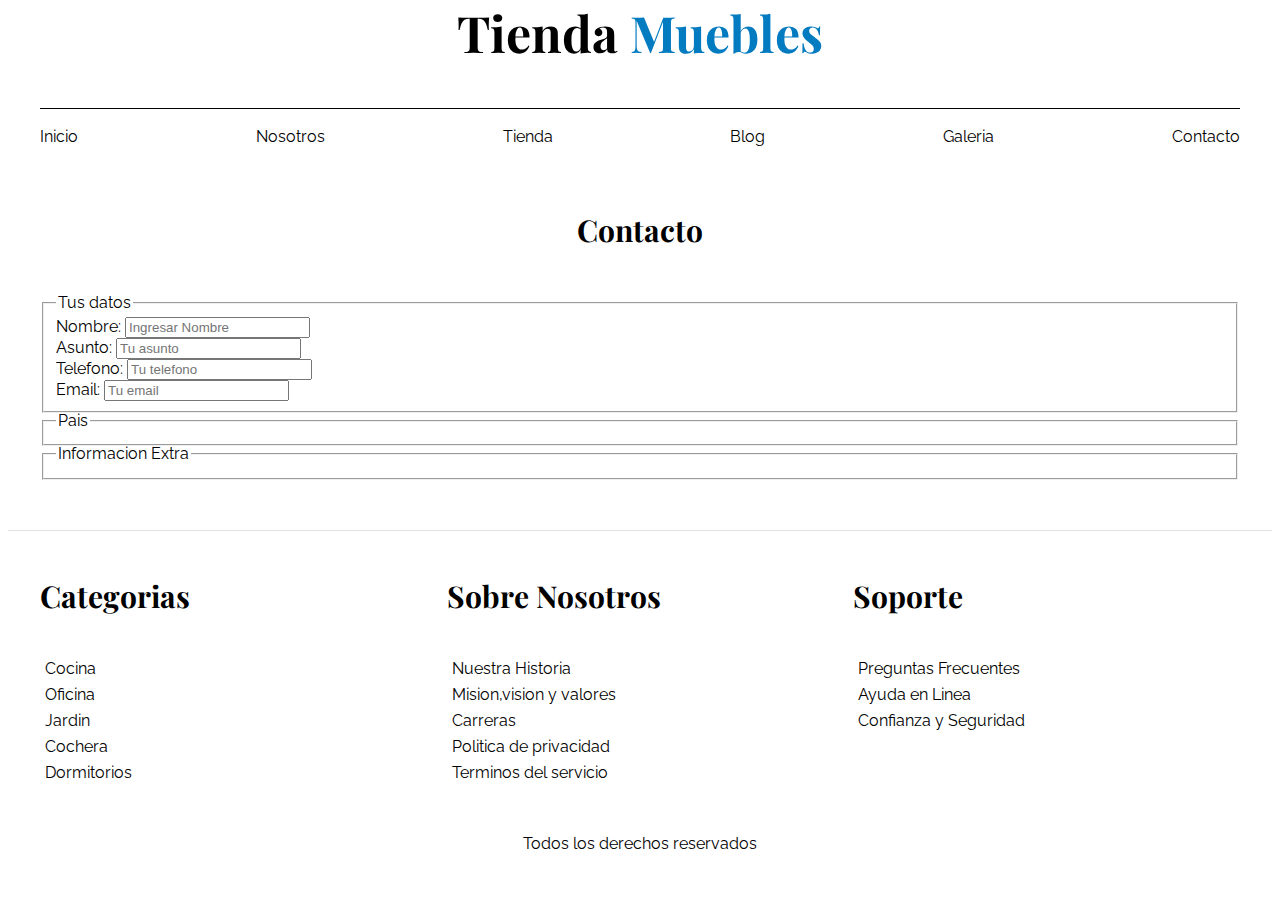
<file: contacto.html>
<!DOCTYPE html>
<html lang="es">
  <head>
    <meta charset="UTF-8" />
    <meta http-equiv="X-UA-Compatible" content="IE=edge" />
    <meta name="viewport" content="width=device-width, initial-scale=1.0" />
    <link rel="stylesheet" href="css/index.css" />

    <link rel="preconnect" href="https://fonts.googleapis.com" />
    <link rel="preconnect" href="https://fonts.gstatic.com" crossorigin />
    <link
      href="https://fonts.googleapis.com/css2?family=Playfair+Display:wght@700&family=Raleway:wght@400;700;900&display=swap"
      rel="stylesheet"
    />

    <title>Contacto</title>
  </head>

  <body>
    <header class="nombre-sitio">
      <h1>Tienda <span>Muebles</span></h1>
    </header>
    <div class="contenedor-navegacion">
      <nav class="nav-principal contenedor">
        <a href="index.html">Inicio</a>
        <a href="nosotros.html">Nosotros</a>
        <a href="tienda.html">Tienda</a>
        <a href="blog.html">Blog</a>
        <a href="galeria.html">Galeria</a>
        <a href="contacto.html">Contacto</a>
      </nav>
    </div>

    <main class="contenido-principal contenedor">
      <h2 class="text-center">Contacto</h2>

      <form action="">
        <fieldset>
            <legend>Tus datos</legend>
            <div class="campo">
          <label for="nombre">Nombre: </label>
          <input
            value=""
            id="nombre"
            type="text"
            placeholder="Ingresar Nombre"
          />
        </div>
        <div class="campo">
          <label for="asunto">Asunto: </label>
          <input value="" id="asunto" type="text" placeholder="Tu asunto" />
        </div>

        
        <div class="campo">
            <label for="tel">Telefono: </label>
            <input value="" id="tel" type="tel" placeholder="Tu telefono" />
          </div>

          
          <div class="campo">
            <label for="email">Email: </label>
            <input value="" id="email" type="email" placeholder="Tu email" />
          </div>
        </fieldset>

         
        <fieldset>
            <legend> Pais</legend>



        </fieldset>

        <fieldset>
            <legend>Informacion Extra</legend>
        </fieldset>

      </form>
    </main>

    <footer class="site-footer">
      <div class="grid-footer contenedor">
        <div class="footer-categoria">
          <h3>Categorias</h3>
          <nav class="footer-menu">
            <a href="">Cocina</a>
            <a href="">Oficina</a>
            <a href="">Jardin</a>
            <a href="">Cochera</a>
            <a href="">Dormitorios</a>
          </nav>
        </div>
        <div class="footer-nosotros">
          <h3>Sobre Nosotros</h3>
          <nav class="footer-menu">
            <a href="">Nuestra Historia</a>
            <a href="">Mision,vision y valores</a>
            <a href="">Carreras</a>
            <a href="">Politica de privacidad</a>
            <a href="">Terminos del servicio</a>
          </nav>
        </div>
        <div class="footer-soporte">
          <h3>Soporte</h3>

          <nav class="footer-menu">
            <a href="">Preguntas Frecuentes</a>
            <a href="">Ayuda en Linea</a>
            <a href="">Confianza y Seguridad</a>
          </nav>
        </div>
      </div>
      <p class="copyright">Todos los derechos reservados</p>
    </footer>
  </body>
</html>
</file>
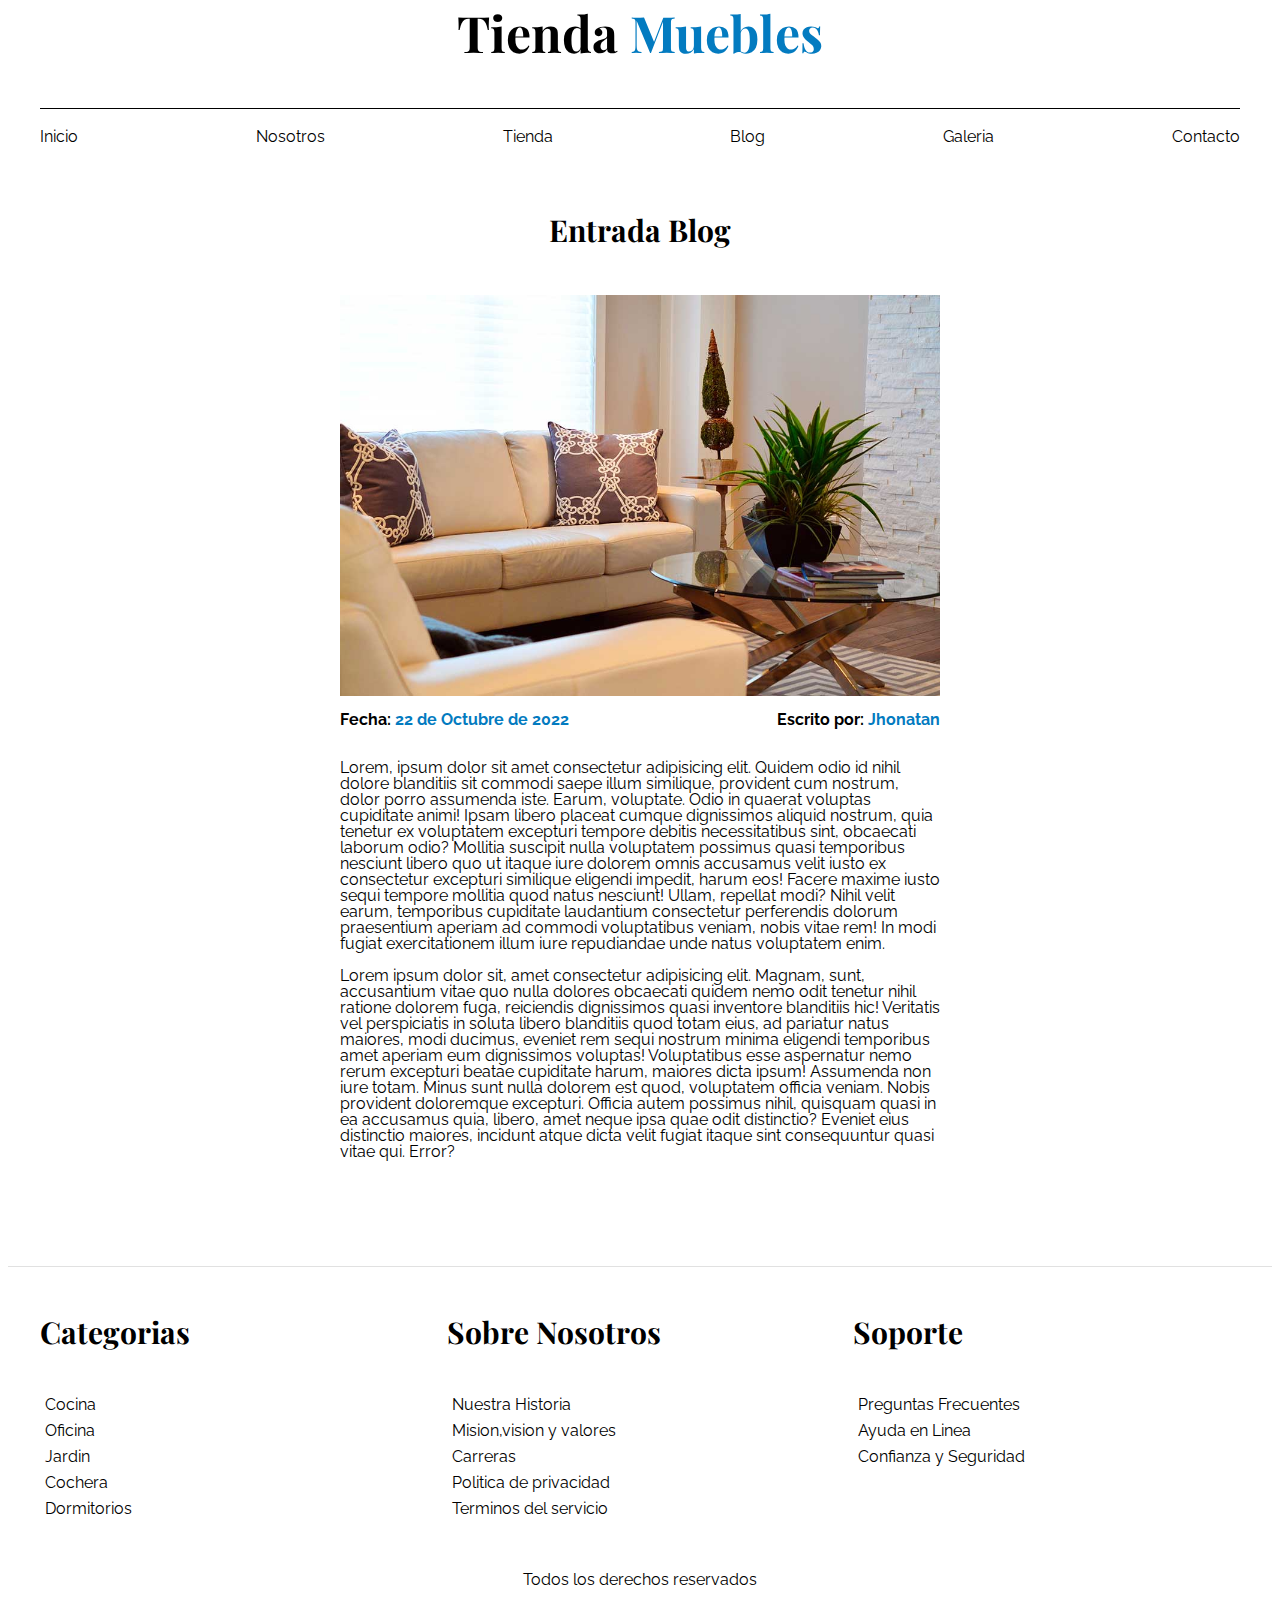
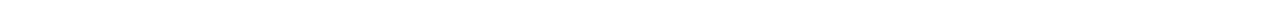
<file: entrada.html>
<!DOCTYPE html>
<html lang="es">
  <head>
    <meta charset="UTF-8" />
    <meta http-equiv="X-UA-Compatible" content="IE=edge" />
    <meta name="viewport" content="width=device-width, initial-scale=1.0" />
    <link rel="stylesheet" href="css/index.css" />

    <link rel="preconnect" href="https://fonts.googleapis.com" />
    <link rel="preconnect" href="https://fonts.gstatic.com" crossorigin />
    <link
      href="https://fonts.googleapis.com/css2?family=Playfair+Display:wght@700&family=Raleway:wght@400;700;900&display=swap"
      rel="stylesheet"
    />

    <title>Entrada Blog</title>
  </head>

  <body>
    <header class="nombre-sitio">
      <h1>Tienda <span>Muebles</span></h1>
    </header>
    <div class="contenedor-navegacion">
      <nav class="nav-principal contenedor">
        <a href="index.html">Inicio</a>
        <a href="nosotros.html">Nosotros</a>
        <a href="tienda.html">Tienda</a>
        <a href="blog.html">Blog</a>
        <a href="galeria.html">Galeria</a>
        <a href="contacto.html">Contacto</a>
      </nav>
    </div>


    <main class="contenido-principal contenedor">
      <h2 class="text-center">Entrada Blog</h2>

      <section class="entrada-blog">
        <div class="blog">
            <article class="entrada contenido-entrada-blog">
                <div class="imagen">
                    <img src="assets/images/nosotros.jpg" alt="">
                </div>
                <div class="entrada-meta">
                    <p>Fecha: <span>22 de Octubre de 2022</span></p>
                    <p>Escrito por: <span>Jhonatan</span></p>
                </div>
                <div class="entrada-blog">
                    <p>Lorem, ipsum dolor sit amet consectetur adipisicing elit. Quidem odio id nihil dolore blanditiis sit commodi saepe illum similique, provident cum nostrum, dolor porro assumenda iste. Earum, voluptate. Odio in quaerat voluptas cupiditate animi! Ipsam libero placeat cumque dignissimos aliquid nostrum, quia tenetur ex voluptatem excepturi tempore debitis necessitatibus sint, obcaecati laborum odio? Mollitia suscipit nulla voluptatem possimus quasi temporibus nesciunt libero quo ut itaque iure dolorem omnis accusamus velit iusto ex consectetur excepturi similique eligendi impedit, harum eos! Facere maxime iusto sequi tempore mollitia quod natus nesciunt! Ullam, repellat modi? Nihil velit earum, temporibus cupiditate laudantium consectetur perferendis dolorum praesentium aperiam ad commodi voluptatibus veniam, nobis vitae rem! In modi fugiat exercitationem illum iure repudiandae unde natus voluptatem enim.</p>
                    <p>Lorem ipsum dolor sit, amet consectetur adipisicing elit. Magnam, sunt, accusantium vitae quo nulla dolores obcaecati quidem nemo odit tenetur nihil ratione dolorem fuga, reiciendis dignissimos quasi inventore blanditiis hic! Veritatis vel perspiciatis in soluta libero blanditiis quod totam eius, ad pariatur natus maiores, modi ducimus, eveniet rem sequi nostrum minima eligendi temporibus amet aperiam eum dignissimos voluptas! Voluptatibus esse aspernatur nemo rerum excepturi beatae cupiditate harum, maiores dicta ipsum! Assumenda non iure totam. Minus sunt nulla dolorem est quod, voluptatem officia veniam. Nobis provident doloremque excepturi. Officia autem possimus nihil, quisquam quasi in ea accusamus quia, libero, amet neque ipsa quae odit distinctio? Eveniet eius distinctio maiores, incidunt atque dicta velit fugiat itaque sint consequuntur quasi vitae qui. Error?</p>

                </div>
            </article>

        </div>


      </section>
     
    </main>

    <footer class="site-footer">
      <div class="grid-footer contenedor">
        <div class="footer-categoria">
          <h3>Categorias</h3>
          <nav class="footer-menu">
            <a href="">Cocina</a>
            <a href="">Oficina</a>
            <a href="">Jardin</a>
            <a href="">Cochera</a>
            <a href="">Dormitorios</a>
          </nav>
        </div>
        <div class="footer-nosotros">
          <h3>Sobre Nosotros</h3>
          <nav class="footer-menu">
            <a href="">Nuestra Historia</a>
            <a href="">Mision,vision y valores</a>
            <a href="">Carreras</a>
            <a href="">Politica de privacidad</a>
            <a href="">Terminos del servicio</a>
          </nav>
        </div>
        <div class="footer-soporte">
          <h3>Soporte</h3>
        
          <nav class="footer-menu">
          <a href="">Preguntas Frecuentes</a>
          <a href="">Ayuda en Linea</a>
          <a href="">Confianza y Seguridad</a>
        </nav>
      </div>
      </div>
      <p class="copyright">Todos los derechos reservados</p>
    </footer>
  </body>
</html>
</file>
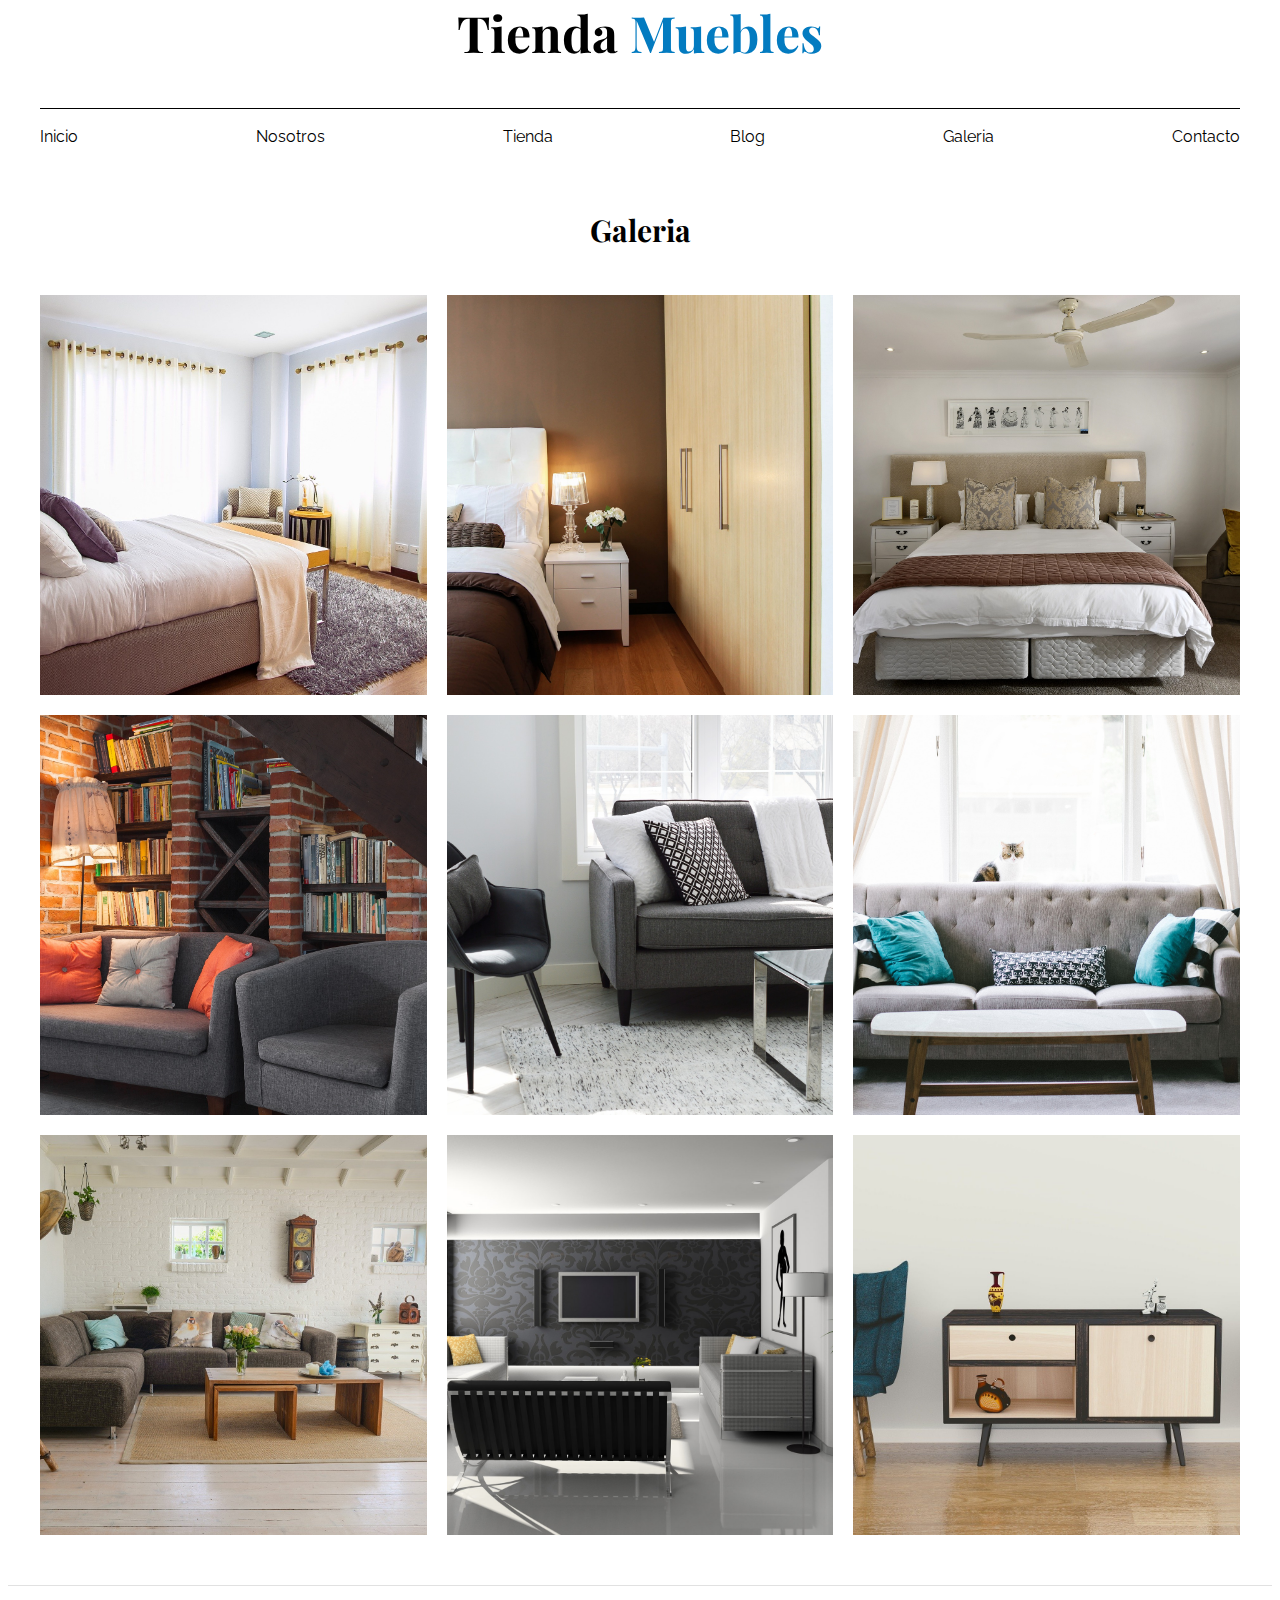
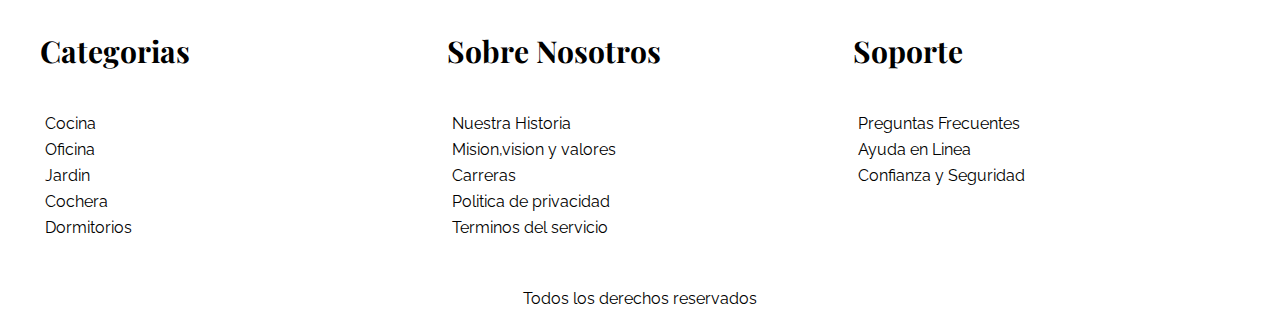
<file: galeria.html>
<!DOCTYPE html>
<html lang="es">
  <head>
    <meta charset="UTF-8" />
    <meta http-equiv="X-UA-Compatible" content="IE=edge" />
    <meta name="viewport" content="width=device-width, initial-scale=1.0" />
    <link rel="stylesheet" href="css/index.css" />

    <link rel="preconnect" href="https://fonts.googleapis.com" />
    <link rel="preconnect" href="https://fonts.gstatic.com" crossorigin />
    <link
      href="https://fonts.googleapis.com/css2?family=Playfair+Display:wght@700&family=Raleway:wght@400;700;900&display=swap"
      rel="stylesheet"
    />

    <title>Galeria</title>
  </head>

  <body>
    <header class="nombre-sitio">
      <h1>Tienda <span>Muebles</span></h1>
    </header>
    <div class="contenedor-navegacion">
      <nav class="nav-principal contenedor">
        <a href="index.html">Inicio</a>
        <a href="nosotros.html">Nosotros</a>
        <a href="tienda.html">Tienda</a>
        <a href="blog.html">Blog</a>
        <a href="galeria.html">Galeria</a>
        <a href="contacto.html">Contacto</a>
      </nav>
    </div>

    <main class="contenido-principal contenedor">
      <h2 class="text-center">Galeria</h2>

      <ul class="galeria">
        <li>
          <a href="assets/images/galeria_01.jpg"
            ><img src="assets/images/galeria_01.jpg" alt="imagen galeria"
          /></a>
        </li>
        <li>
          <a href="assets/images/galeria_02.jpg"
            ><img src="assets/images/galeria_02.jpg" alt="imagen galeria"
          /></a>
        </li>
        <li>
          <a href="assets/images/galeria_03.jpg"
            ><img src="assets/images/galeria_03.jpg" alt="imagen galeria"
          /></a>
        </li>
        <li>
          <a href="assets/images/galeria_04.jpg"
            ><img src="assets/images/galeria_04.jpg" alt="imagen galeria"
          /></a>
        </li>
        <li>
          <a href="assets/images/galeria_05.jpg"
            ><img src="assets/images/galeria_05.jpg" alt="imagen galeria"
          /></a>
        </li>
        <li>
          <a href="assets/images/galeria_06.jpg"
            ><img src="assets/images/galeria_06.jpg" alt="imagen galeria"
          /></a>
        </li>
        <li>
          <a href="assets/images/galeria_07.jpg"
            ><img src="assets/images/galeria_07.jpg" alt="imagen galeria"
          /></a>
        </li>
        <li>
          <a href="assets/images/galeria_08.jpg"
            ><img src="assets/images/galeria_08.jpg" alt="imagen galeria"
          /></a>
        </li>
        <li>
          <a href="assets/images/galeria_09.jpg"
            ><img src="assets/images/galeria_09.jpg" alt="imagen galeria"
          /></a>
        </li>
      </ul>
    </main>

    <footer class="site-footer">
      <div class="grid-footer contenedor">
        <div class="footer-categoria">
          <h3>Categorias</h3>
          <nav class="footer-menu">
            <a href="">Cocina</a>
            <a href="">Oficina</a>
            <a href="">Jardin</a>
            <a href="">Cochera</a>
            <a href="">Dormitorios</a>
          </nav>
        </div>
        <div class="footer-nosotros">
          <h3>Sobre Nosotros</h3>
          <nav class="footer-menu">
            <a href="">Nuestra Historia</a>
            <a href="">Mision,vision y valores</a>
            <a href="">Carreras</a>
            <a href="">Politica de privacidad</a>
            <a href="">Terminos del servicio</a>
          </nav>
        </div>
        <div class="footer-soporte">
          <h3>Soporte</h3>

          <nav class="footer-menu">
            <a href="">Preguntas Frecuentes</a>
            <a href="">Ayuda en Linea</a>
            <a href="">Confianza y Seguridad</a>
          </nav>
        </div>
      </div>
      <p class="copyright">Todos los derechos reservados</p>
    </footer>
  </body>
</html>
</file>
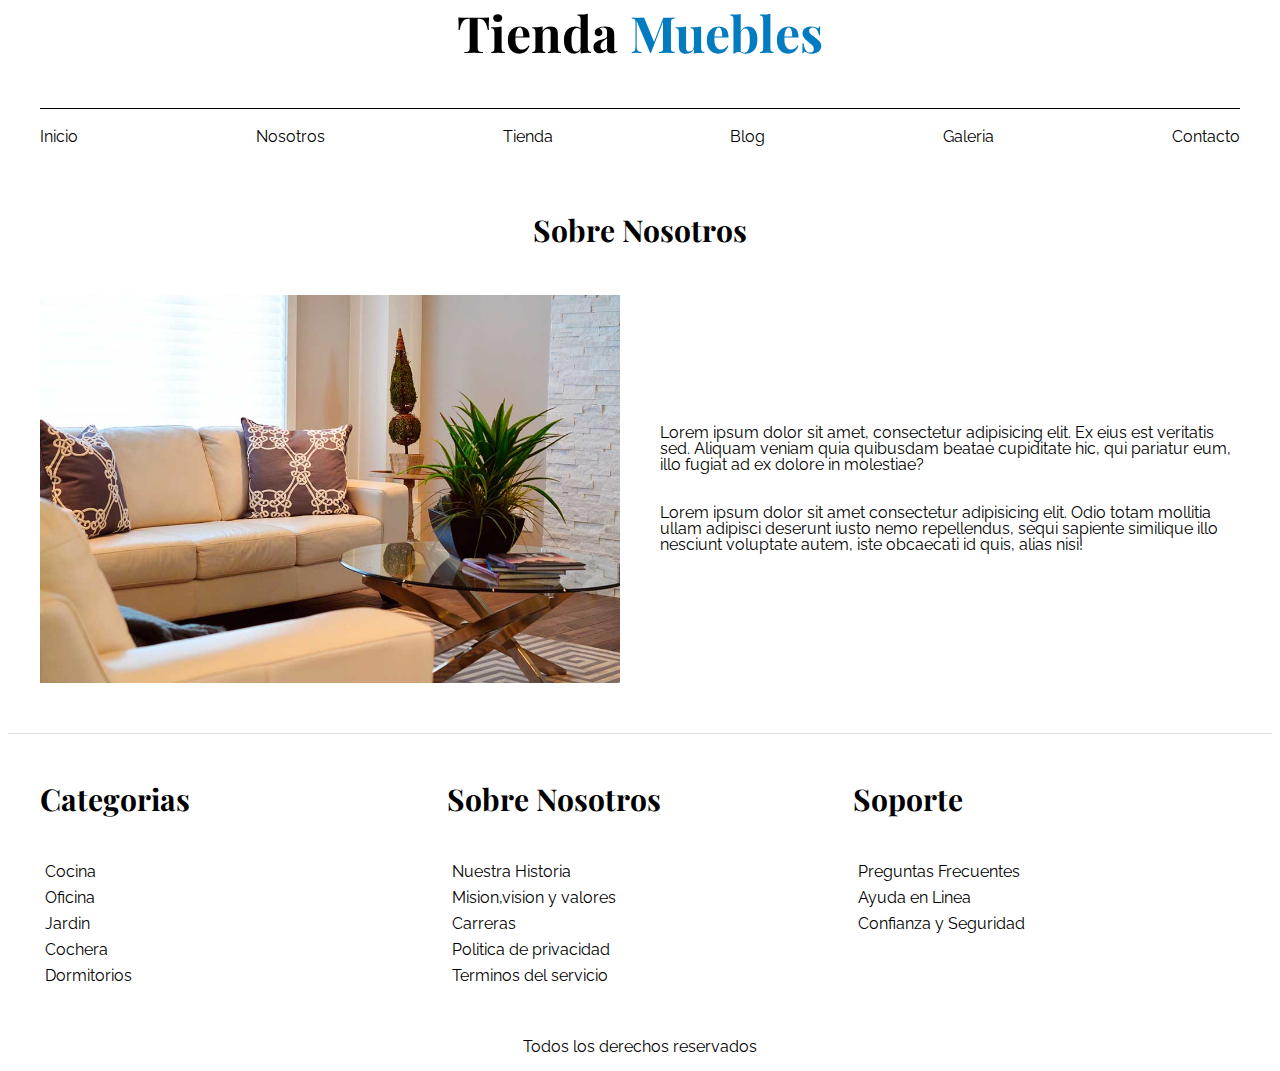
<file: nosotros.html>
<!DOCTYPE html>
<html lang="es">
  <head>
    <meta charset="UTF-8" />
    <meta http-equiv="X-UA-Compatible" content="IE=edge" />
    <meta name="viewport" content="width=device-width, initial-scale=1.0" />
    <link rel="stylesheet" href="css/index.css" />

    <link rel="preconnect" href="https://fonts.googleapis.com" />
    <link rel="preconnect" href="https://fonts.gstatic.com" crossorigin />
    <link
      href="https://fonts.googleapis.com/css2?family=Playfair+Display:wght@700&family=Raleway:wght@400;700;900&display=swap"
      rel="stylesheet"
    />

    <title>Nosotros</title>
  </head>

  <body>
    <header class="nombre-sitio">
      <h1>Tienda <span>Muebles</span></h1>
    </header>
    <div class="contenedor-navegacion">
      <nav class="nav-principal contenedor">
        <a href="index.html">Inicio</a>
        <a href="nosotros.html">Nosotros</a>
        <a href="tienda.html">Tienda</a>
        <a href="blog.html">Blog</a>
        <a href="galeria.html">Galeria</a>
        <a href="contacto.html">Contacto</a>
      </nav>
    </div>

    <main class="contenido-principal contenedor">
      <h2 class="text-center">Sobre Nosotros</h2>
      <div class="contenido-nosotros">
        <div class="imagen">
          <img src="assets/images/nosotros.jpg" alt="Imagen nosotros" />
        </div>
        <div class="informacion-nosotros">
          <p>
            Lorem ipsum dolor sit amet, consectetur adipisicing elit. Ex eius
            est veritatis sed. Aliquam veniam quia quibusdam beatae cupiditate
            hic, qui pariatur eum, illo fugiat ad ex dolore in molestiae?
          </p>
          <p>
            Lorem ipsum dolor sit amet consectetur adipisicing elit. Odio totam
            mollitia ullam adipisci deserunt iusto nemo repellendus, sequi
            sapiente similique illo nesciunt voluptate autem, iste obcaecati id
            quis, alias nisi!
          </p>
        </div>
      </div>
    </main>

    <footer class="site-footer">
      <div class="grid-footer contenedor">
        <div class="footer-categoria">
          <h3>Categorias</h3>
          <nav class="footer-menu">
            <a href="">Cocina</a>
            <a href="">Oficina</a>
            <a href="">Jardin</a>
            <a href="">Cochera</a>
            <a href="">Dormitorios</a>
          </nav>
        </div>
        <div class="footer-nosotros">
          <h3>Sobre Nosotros</h3>
          <nav class="footer-menu">
            <a href="">Nuestra Historia</a>
            <a href="">Mision,vision y valores</a>
            <a href="">Carreras</a>
            <a href="">Politica de privacidad</a>
            <a href="">Terminos del servicio</a>
          </nav>
        </div>
        <div class="footer-soporte">
          <h3>Soporte</h3>

          <nav class="footer-menu">
            <a href="">Preguntas Frecuentes</a>
            <a href="">Ayuda en Linea</a>
            <a href="">Confianza y Seguridad</a>
          </nav>
        </div>
      </div>
      <p class="copyright">Todos los derechos reservados</p>
    </footer>
  </body>
</html>
</file>
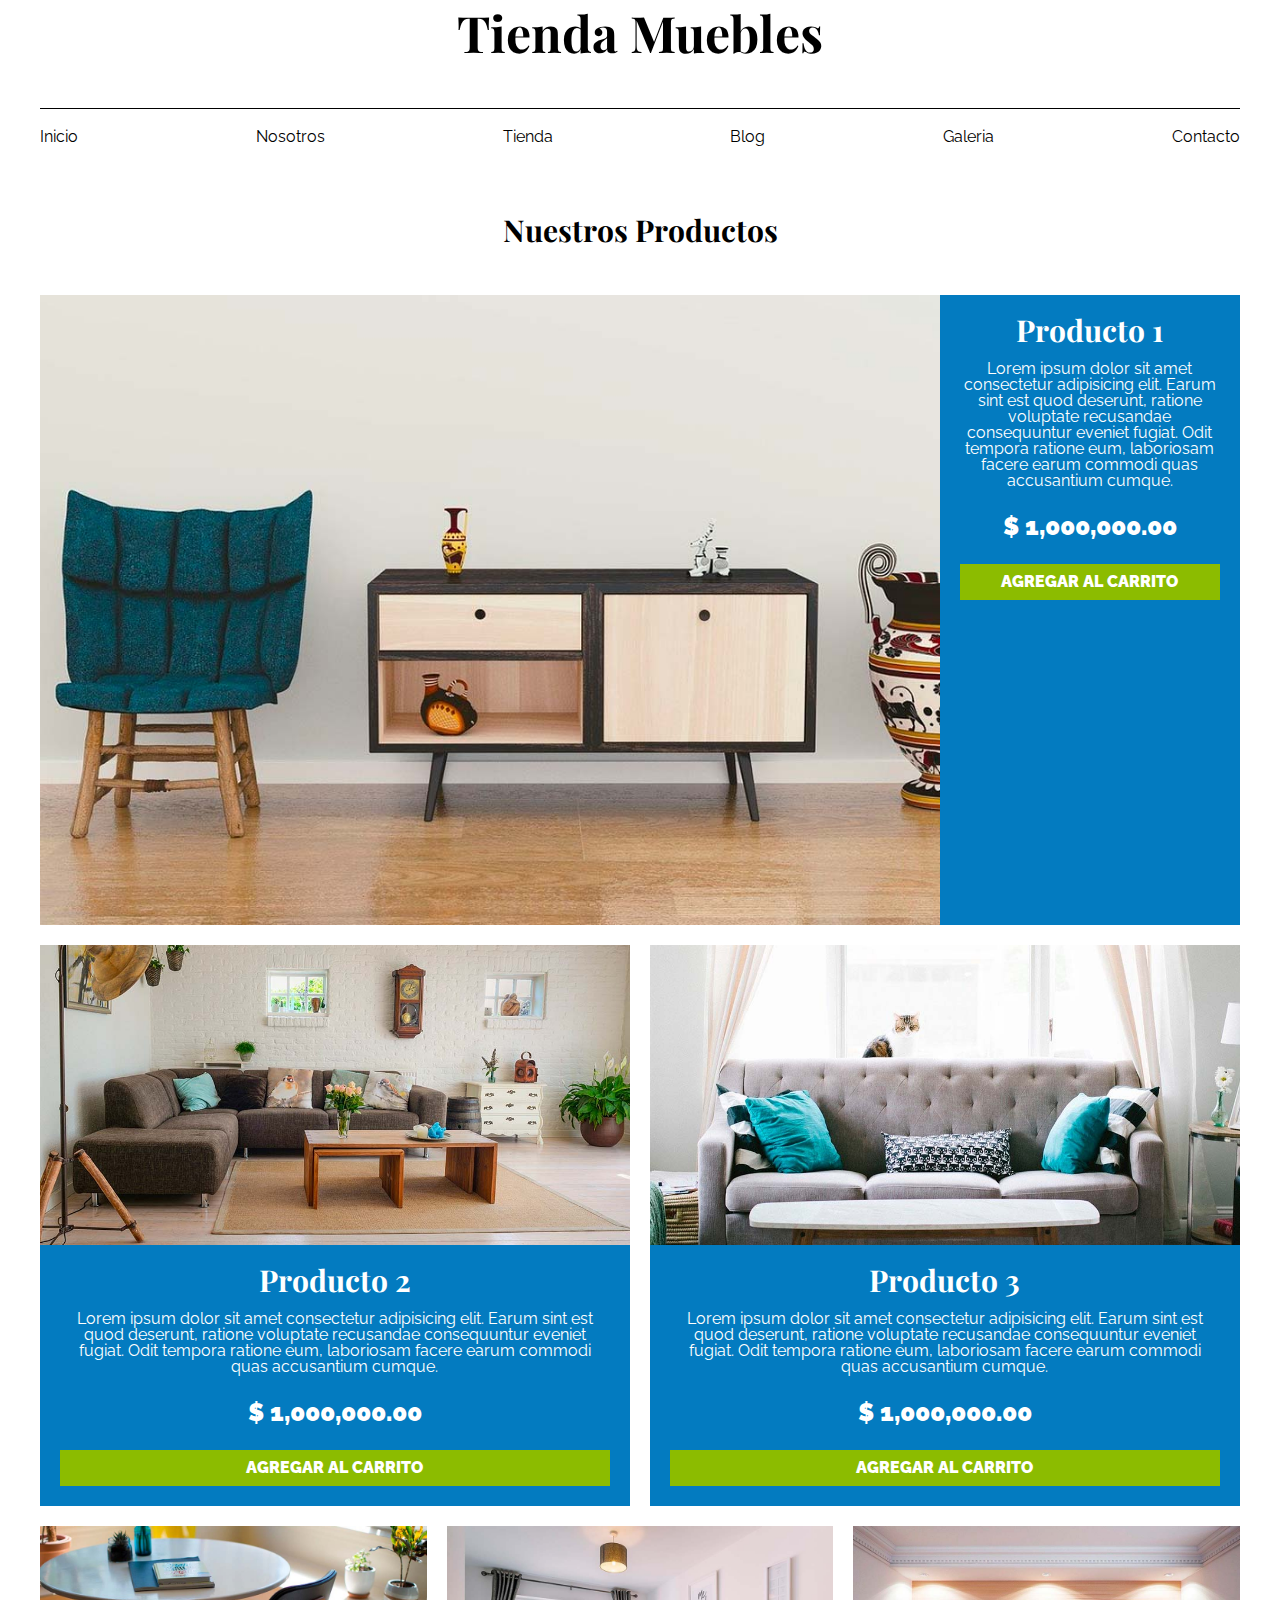
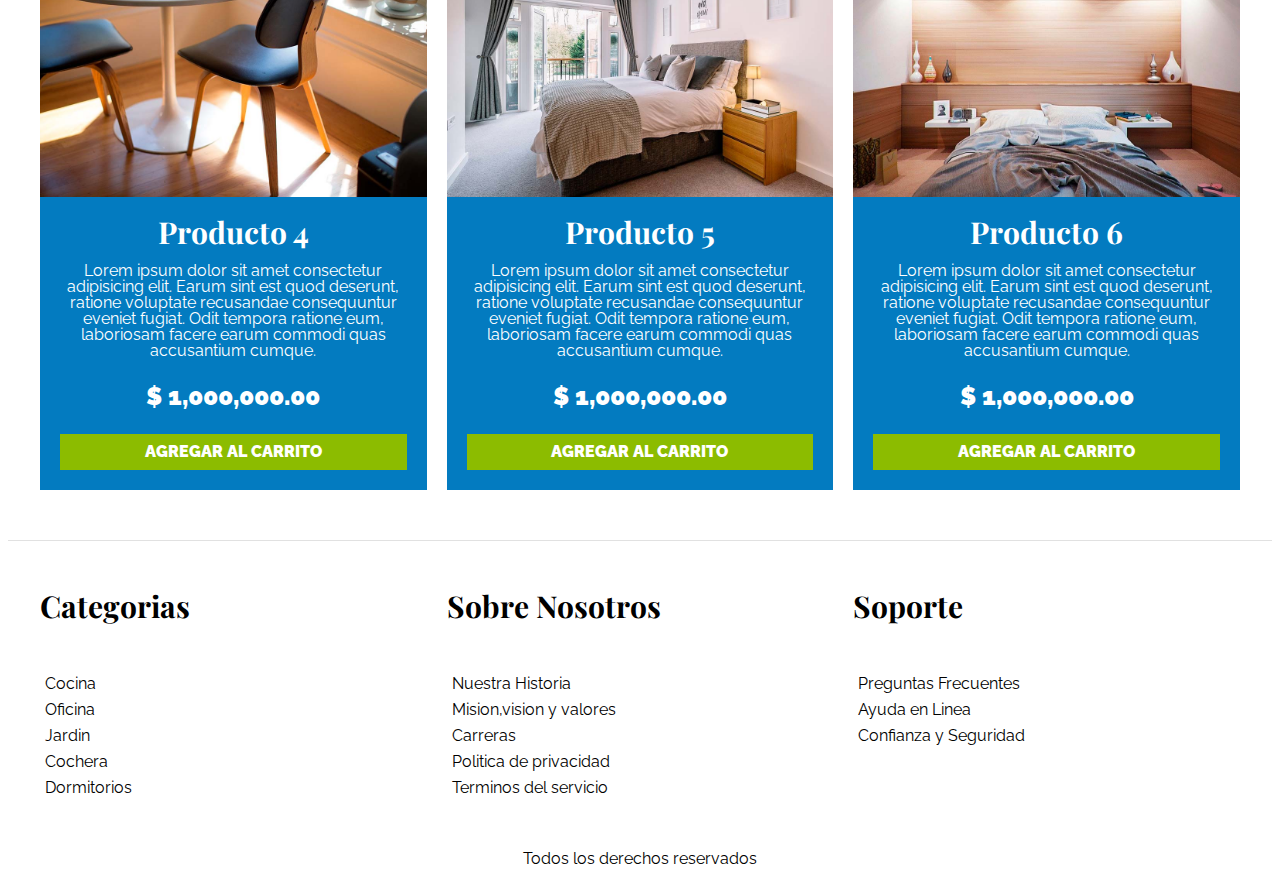
<file: tienda.html>
<!DOCTYPE html>
<html lang="es">
  <head>
    <meta charset="UTF-8" />
    <meta http-equiv="X-UA-Compatible" content="IE=edge" />
    <meta name="viewport" content="width=device-width, initial-scale=1.0" />
    <link rel="stylesheet" href="css/tienda.css" />

    <link rel="preconnect" href="https://fonts.googleapis.com" />
    <link rel="preconnect" href="https://fonts.gstatic.com" crossorigin />
    <link
      href="https://fonts.googleapis.com/css2?family=Playfair+Display:wght@700&family=Raleway:wght@400;700;900&display=swap"
      rel="stylesheet"
    />

    <title>Tienda</title>
  </head>

  <body>
    <header class="nombre-sitio">
      <h1>Tienda <span>Muebles</span></h1>
    </header>
    <div class="contenedor-navegacion contenedor">
      <nav class="nav-principal">
        <a href="index.html">Inicio</a>
        <a href="nosotros.html">Nosotros</a>
        <a href="tienda.html">Tienda</a>
        <a href="blog.html">Blog</a>
        <a href="galeria.html">Galeria</a>
        <a href="contacto.html">Contacto</a>
      </nav>
    </div>

    <main class="contenido-principal contenedor">
      <h2 class="text-center">Nuestros Productos</h2>
      <div class="listado-productos">
        <div class="producto">
          <img src="assets/images/producto1.jpg" alt="Imagen Producto" />
          <div class="texto-producto">
            <h3>Producto 1</h3>
            <p>
              Lorem ipsum dolor sit amet consectetur adipisicing elit. Earum
              sint est quod deserunt, ratione voluptate recusandae consequuntur
              eveniet fugiat. Odit tempora ratione eum, laboriosam facere earum
              commodi quas accusantium cumque.
            </p>
            <p class="precio">$ 1,000,000.00</p>
            <a class="btn" href="#">Agregar al Carrito</a>
          </div>
        </div>
        <div class="producto">
          <img src="assets/images/producto2.jpg" alt="Imagen Producto" />
          <div class="texto-producto">
            <h3>Producto 2</h3>
            <p>
              Lorem ipsum dolor sit amet consectetur adipisicing elit. Earum
              sint est quod deserunt, ratione voluptate recusandae consequuntur
              eveniet fugiat. Odit tempora ratione eum, laboriosam facere earum
              commodi quas accusantium cumque.
            </p>
            <p class="precio">$ 1,000,000.00</p>
            <a class="btn" href="#">Agregar al Carrito</a>
          </div>
        </div>

        <div class="producto">
          <img src="assets/images/producto3.jpg" alt="Imagen Producto" />
          <div class="texto-producto">
            <h3>Producto 3</h3>
            <p>
              Lorem ipsum dolor sit amet consectetur adipisicing elit. Earum
              sint est quod deserunt, ratione voluptate recusandae consequuntur
              eveniet fugiat. Odit tempora ratione eum, laboriosam facere earum
              commodi quas accusantium cumque.
            </p>
            <p class="precio">$ 1,000,000.00</p>
            <a class="btn" href="#">Agregar al Carrito</a>
          </div>
        </div>
        <div class="producto">
          <img src="assets/images/producto4.jpg" alt="Imagen Producto" />
          <div class="texto-producto">
            <h3>Producto 4</h3>
            <p>
              Lorem ipsum dolor sit amet consectetur adipisicing elit. Earum
              sint est quod deserunt, ratione voluptate recusandae consequuntur
              eveniet fugiat. Odit tempora ratione eum, laboriosam facere earum
              commodi quas accusantium cumque.
            </p>
            <p class="precio">$ 1,000,000.00</p>
            <a class="btn" href="#">Agregar al Carrito</a>
          </div>
        </div>
        <div class="producto">
          <img src="assets/images/producto5.jpg" alt="Imagen Producto" />
          <div class="texto-producto">
            <h3>Producto 5</h3>
            <p>
              Lorem ipsum dolor sit amet consectetur adipisicing elit. Earum
              sint est quod deserunt, ratione voluptate recusandae consequuntur
              eveniet fugiat. Odit tempora ratione eum, laboriosam facere earum
              commodi quas accusantium cumque.
            </p>
            <p class="precio">$ 1,000,000.00</p>
            <a class="btn" href="#">Agregar al Carrito</a>
          </div>
        </div>
        <div class="producto">
          <img src="assets/images/producto6.jpg" alt="Imagen Producto" />
          <div class="texto-producto">
            <h3>Producto 6</h3>
            <p>
              Lorem ipsum dolor sit amet consectetur adipisicing elit. Earum
              sint est quod deserunt, ratione voluptate recusandae consequuntur
              eveniet fugiat. Odit tempora ratione eum, laboriosam facere earum
              commodi quas accusantium cumque.
            </p>
            <p class="precio">$ 1,000,000.00</p>
            <a class="btn" href="#">Agregar al Carrito</a>
          </div>
        </div>
      </div>
    </main>

    <footer class="site-footer">
      <div class="grid-footer contenedor">
        <div class="footer-categoria">
          <h3>Categorias</h3>
          <nav class="footer-menu">
            <a href="">Cocina</a>
            <a href="">Oficina</a>
            <a href="">Jardin</a>
            <a href="">Cochera</a>
            <a href="">Dormitorios</a>
          </nav>
        </div>
        <div class="footer-nosotros">
          <h3>Sobre Nosotros</h3>
          <nav class="footer-menu">
            <a href="">Nuestra Historia</a>
            <a href="">Mision,vision y valores</a>
            <a href="">Carreras</a>
            <a href="">Politica de privacidad</a>
            <a href="">Terminos del servicio</a>
          </nav>
        </div>
        <div class="footer-soporte">
          <h3>Soporte</h3>
        
          <nav class="footer-menu">
          <a href="">Preguntas Frecuentes</a>
          <a href="">Ayuda en Linea</a>
          <a href="">Confianza y Seguridad</a>
        </nav>
      </div>
      </div>
      <p class="copyright">Todos los derechos reservados</p>
    </footer>
  </body>
</html>
</file>
<file: css/styles.css>
:root {
  --primario: #6834a6;
  --blanco: #fff;
  --negro: #000;
  --fuentePrincipal: "Poppins", sans-serif;
}

html {
  box-sizing: border-box;
  font-size: 62.5%;
}

*,
*::before,
*::after {
  box-sizing: inherit;
}

body {
  font-family: var(--fuentePrincipal);
  font-size: 1.6rem;
  line-height: 1.8;
}

h1,
h2,
h3 {
  font-weight: 900;
  margin: 2rem 0;
}

h1 {
  font-size: 5rem;
}
h2 {
  font-size: 4.6rem;
}
h3 {
  font-size: 4.6rem;
}

a {
  text-decoration: none;
}

img {
  display: block;
  max-width: 100%;
}

[class$="__contenedor"] {
  max-width: 120rem;
  width: 90%;
  margin: 0 auto;
}

[class$="__heading"] {
  text-align: center;
  margin-bottom: 5rem;
}

/**header**/

.header {
  background-image: url(../img/header_bg.svg);
  background-repeat: no-repeat;
  background-size: 10rem;
  background-position: right top;
  padding: 5rem 0;
}

@media (min-width: 768px) {
  .header {
    background-size: 50rem;
  }
}

@media (min-width: 992px) {
  .header {
    background-size: 60rem;
  }
}

@media (min-width: 1280px) {
  .header {
    background-size: 120rem;
  }
}

@media (min-width: 768px) {
  .header__barra {
    display: flex;
    justify-content: space-between;
  }
}

.header__logo {
  width: 15rem;
  margin: 0 auto 3rem auto;
}

@media (min-width: 768px) {
  .header__logo {
    margin: 0;
  }
}

.navegacion {
  display: flex;
  flex-direction: column;
  align-items: center;
}

@media (min-width: 768px) {
  .navegacion {
    display: flex;
    flex-direction: row;
    align-items: flex-start;
    gap: 2rem;
  }
}

.navegacion__link {
  color: var(--primario);
  padding: 0.6rem;
}

.navegacion__link--blanco{
    color: var(--blanco);
}

@media (min-width: 768px) {
  .navegacion__link {
    font-size: 1.5rem;
    color: var(--blanco);
  }
}

@media (min-width: 768px) {
  .header__grid {
    display: grid;
    grid-template-columns: repeat(2, 1fr);
    gap: 4rem;
    align-items: center;
  }
}

.header__heading {
  font-size: 2rem;
}

@media (min-width: 768px) {
  .header__heading {
    text-align: left;
    font-size: 5rem;
    line-height: 1.2;
  }
}

.header__boton {
  background-color: var(--primario);
  color: var(--blanco);
  display: block;
  text-align: center;
  margin-bottom: 4rem;
  padding: 1rem;
}

@media (min-width: 768px) {
  .header__boton {
    display: inline-block;
    padding: 1rem 3rem;
  }
}

@media (min-width: 768px) {
  .header__imagen {
    max-width: 30rem;
    margin: 0 auto;
  }
}

/**main**/

.nucleus {
  margin-top: 0;
}

.nucleus__heading {
  margin-top: 0;
}

.nucleus__grid {
  display: flex;
  flex-direction: column-reverse;
}

@media (min-width: 768px) {
  .nucleus__grid {
    display: grid;
    grid-template-columns: repeat(2, 1fr);
    column-gap: 5rem;
    align-items: center;
  }
}

.listado__elemento {
  background-color: var(--blanco);
  box-shadow: 0px 0px 15px 3px rgb(0 0 0 / 0.3);
  margin-bottom: 5rem;
  padding: 3rem;
  transition: transform 0.3s;
}

@media (min-width: 768px) {
  .listado__elemento--2col {
    display: flex;
    gap: 1rem;
    align-items: center;
  }
}

.listado__elemento:hover {
  transform: scale(1.1);
}

.listado__heading {
  color: var(--primario);
  font-size: 3rem;
  margin: 0;
}

.listado__texto {
  margin: 0;
  font-size: 2rem;
  text-align: justify;
}

.listado__numero {
  color: var(--primario);
  font-size: 4rem;
  text-align: center;
  font-weight: 900;
  margin: 0;
}

@media (min-width: 768px) {
  .listado__numero {
    font-size: 4rem;
    text-align: right;
    flex-basis: 20rem;
  }
}

/**seguro**/

.seguro {
  background-color: var(--primario);
  padding: 20rem 0;
  margin: 8rem 0;
  position: relative;
  overflow: hidden;
}

.seguro::after,
.seguro::before {
  background-color: var(--blanco);
  content: "";
  width: 120%;
  height: 20rem;
  position: absolute;
}

.seguro::before {
  transform: rotate(3deg);
  top: -10rem;
  left: 0;
}

.seguro::after {
  transform: rotate(3deg);
  bottom: -10rem;
  left: 0;
}

.seguro__heading {
  color: var(--blanco);
  font-size: 3.6rem;
  font-weight: 700;
}

@media (min-width: 768px) {
  .seguro__grid {
    display: flex;
    gap: 4rem;
    align-items: center;
  }
}

/**comisiones*/


.comisiones__heading {
  font-size: 3.6rem;
}

.comisiones__texto {
  font-size: 2.4rem;
  text-align: center;
  font-weight: 900;
}

@media (min-width: 768px) {
  .comisiones__texto {
    text-align: left;

  }
}

@media (min-width: 768px) {
  .comisiones__grid {
    display: grid;
    grid-template-columns: repeat(2, 1fr);
    column-gap: 4rem;
    align-items: center;
  }
}

/**testimoniales**/

.testimoniales {
  background-color: var(--primario);
  
}

.testimoniales__heading {
  color: var(--blanco);
  font-weight: 700;
  font-size: 4rem;
  padding-top: 3rem;
}


.testimoniales__grid{
    display: flex;
    flex-direction: column;
    gap: 2rem;
}

@media (min-width: 768px) {
  .testimoniales__grid {
    display: grid;
    grid-template-columns: repeat(2, 1fr);
    gap: 2rem;
    
  }
}

.testimonial {
  box-shadow: 0px 0px 20px 25px rgb(0 0 0 / 0.15);
  background-color: var(--blanco);
}


@media(min-width:768px){ 
    .testimonial{
        margin-bottom:0 ;
    }
}

.testimonial__texto {
  margin: 0;
  padding: 2rem auto;
  text-align: center;
  position: relative;
}

.testimonial__texto::before {
  content: "";
  position: absolute;
  width: 4rem;
  height: 4rem;
  background-image: url(../img/comilla.png);
  background-repeat: no-repeat;
  background-size: 2rem;
  left: 12rem;
  top: 1rem;
}

@media (min-width: 768px) {
  .testimonial__texto::before {
    left: 10rem;
    top: 1rem;
  }
}

.testimonial__nombre {
  text-align: right;
  margin: 0;
  padding-right: 2rem;
  color: var(--primario);
}

/**footer**/

.footer{
    background-color: #5A30a0;
}



@media(min-width:768px){ 
    .footer__grid{
        display: flex;
        justify-content: space-between;
        align-items: center;
    } 
}

.footer__logo{
    color: var(--blanco);
    text-align: center;
    margin: 0 auto 2rem auto;
}

@media(min-width:768px){ 
    .footer__logo{
        margin: 0;
    }
}
</file>
<file: 10-nucleus-eWallet/css/styles.css>
:root {
    --primario: #6834a6;
    --blanco: #FFF;
    --negro: #000000;
    --fuentePrincipal: 'Poppins', sans-serif;
}
html {
    font-size: 62.5%;
    box-sizing: border-box;
}
*, *:before, *:after {
    box-sizing: inherit;
}
body {
    font-family: var(--fuentePrincipal);
    font-size: 1.6rem;
    line-height: 1.8;
}
h1, h2, h3 {
    font-weight: 900;
    margin: 2rem 0;
}
h1 {
    font-size: 5rem;
}
h2 {
    font-size: 4.6rem;
}
h3 {
    font-size: 3rem;
}
a {
    text-decoration: none;
}
img {
    max-width: 100%;
    display: block;
}

.mask{
    overflow: hidden;
}

[class$="__contenedor"]{
    max-width: 120rem;
    margin: 0 auto;
    width: 90%;
}

[class$="__heading"]{
    text-align: center;
    margin-bottom: 5rem;
}

/**header**/

.header{
    background-image: url(../img/header_bg.svg);
    background-repeat: no-repeat;
    background-position: top right;
    background-size: 10rem;
    padding: 5rem 0;
}

@media(min-width:768px){ 
    .header{
        background-size: 50rem;
    }
}

@media(min-width:992px){ 
    .header{
      background-size: 60rem;
    }
}

@media(min-width:1280px){ 
    .header{
      background-size: 120rem;
    }
}



@media(min-width:768px){
    .header__barra{
        display: flex;
        justify-content: space-between;
    } 
}
.header__logo{
    width: 15rem;
    margin:0 auto 3rem auto;
}



.header__heading{
    font-size: 3rem;
}

@media(min-width:768px){ 
    .header__logo{
        margin: 0;
    }

    .header__grid{
        display: grid;
        grid-template-columns: repeat(2,1fr);
        gap: 4rem;
        align-items: center;
    }
}

@media(min-width:768px){ 
    .header__imagen{
        max-width: 30rem;
        margin: 0 auto;
    }
}

@media(min-width:768px){ 
    .header__heading{
        text-align: left;
        font-size: 5rem;
        line-height: 1.2;
    }
}


.header__boton{
    background-color: var(--primario);
    display: block;
    padding: 1rem;
    text-align: center;
    margin-bottom: 4rem;
    color: var(--blanco);
}

@media(min-width:768px){ 
    .header__boton{
        display: inline-block;
        padding: 1rem 3rem;
    }
}

.navegacion{
    display: flex;
    flex-direction: column;
    align-items: center;
}

@media(min-width:768px){ 
    .navegacion{
        flex-direction: row;
        align-items: flex-start;
        gap: 2rem;
    }
}


.navegacion__link{
    color: var(--primario);
}

@media(min-width:768px){ 
    .navegacion__link{
         color: var(--blanco);
    }
}



.nucleos{
    margin-top: 0rem;

}

@media(min-width:768px){ 
    .nucleos{
        margin-top: 3rem;
    
    }
}
.nucleos__heading{
    margin-top: 0rem;
}

@media(min-width:768px){ 
    .nucleos__heading{
        margin-bottom: 5rem;
    } 
}


.nucleos__grid{
    display: flex;
    flex-direction: column-reverse;
}

@media(min-width:768px){ 
    .nucleos__grid{
        display: grid;
        grid-template-columns: repeat(2,1fr);
        column-gap: 5rem;
        align-items: center;
    }
}

.listado{
    
}

.listado__elemento{
    background-color: var(--blanco);
    box-shadow: 0px 0px 15px 3px rgb(0 0 0 / .30);
    padding: 3rem;
    margin-bottom: 5rem;
    transition: transform 0.3s;
}

.listado__elemento:hover{
    transform: scale(1.1);
}

.listado__heading{
    font-size: 3rem;
    color: var(--primario);
    margin: 0;
}

.listado__texto{
    margin: 0;
    font-size: 2rem;
}

/*antes se usaba*/
.seguridad{
    background-color: var(--primario);
    padding: 10rem 0;
    transform: rotate(3deg) scale(1.5);
    margin: 50rem 0;

}

@media(min-width:768px){ 
    .seguridad{
        margin: 30rem 0;
    }
}

/*****/

.seguridad__contenedor{
    transform: rotate(-3deg) scale(0.75);
}

.seguridad__heading{
    color: var(--blanco);
}

@media(min-width:768px){
    .seguridad__grid{
        display: grid;
        grid-template-columns: repeat(2,1fr);
        column-gap: 5rem;
        align-items: center;
    } 
    
}
</file>
<file: css/index.css>
html {
  box-sizing: border-box;
  font-size: 62.5%; /* 1 rem = 10px*/
}

*,
*::before,
*::after {
  box-sizing: inherit;
}

body {
  background-color: #ffffff;
  font-family: "Raleway", sans-serif;
  font-size: 1.6rem;
  line-height: 1;
}

/*globales*/

h1,
h2,
h3 {
  font-family: "Playfair Display", serif;
  margin: 0 0 5rem 0;
}

h1 {
  font-size: 5rem;
}
h2 {
  font-size: 3rem;
}

h3 {
  font-size: 3rem;
}

.contenedor {
  max-width: 120rem;
  margin: 0 auto;
}

.btn {
  text-decoration: none;
  background-color: #8cbc00;
  display: block;
  color: #fff;
  text-transform: uppercase;
  font-weight: 900;
  padding: 1rem;
  transition: background-color 0.3s ease-out;
  text-align: center;
}

.btn:hover {
  background-color: #769c02;
}

/*header y navegacion*/
.nombre-sitio {
  text-align: center;
  font-size: 4rem;
}

.nombre-sitio span {
  color: #037bc0;
}

.nav-principal a {
  text-decoration: none;
  color: #000;
}

.contenedor-navegacion {
  border-color: #e1e1e1;
}

.nav-principal {
  border-width: 1px;
  border-top-style: solid;
  padding: 2rem 0;
  display: flex;
  justify-content: space-between;
}

.hero {
  background-image: url("../assets/images/principal.jpg");
  height: 55rem;
  background-repeat: no-repeat;
  background-size: cover;
  background-position: center center;
}

/** Categorias**/

.listado-categorias {
  display: grid;
  grid-template-columns: repeat(3, 1fr);
  gap: 2rem;
}

.categorias {
  padding-top: 5rem;
}
.categorias h2 {
  text-align: center;
}

.categoria a {
  text-align: center;
  display: block;
  padding: 2rem;
  font-size: 2rem;
  text-decoration: none;
  color: #000;
}

.categoria a:hover {
  background-color: #037bc0;
  color: #ffffff;
  border-bottom-right-radius: 1rem;
}

/**tip para que todas las imagenes se pocicionen al cuadro**/
img {
  max-width: 100%;
  display: block;
}

/**Bloque nosotros**/

.sobre-nosotros {
  background-image: linear-gradient(
      to right,
      transparent 50%,
      #037bc0 50%,
      #037bc0 100%
    ),
    url(../assets/images/nosotros.jpg);
  padding: 10rem 0;
  background-repeat: no-repeat;
  background-size: 100%, 120rem;
  background-position: left center;
}

/**mediante grid
.sobre-nosotros-grid{
  display: grid;
  grid-template-columns: repeat(2, 1fr);
  column-gap: 8rem;
}

.texto-nosotros{
  grid-column: 2/3;
}
**/

.sobre-nosotros-grid {
  display: flex;
  justify-content: end;
}

.texto-nosotros {
  flex-basis: 50%;
  padding-left: 10rem;
  color: #fff;
}

/**Listado de Productos**/

.contenido-principal {
  padding-top: 5rem;
}

.listado-productos {
  display: grid;
  grid-template-columns: repeat(6, 1fr);
  /*
  column-gap: 2rem;
  row-gap: 2rem;
*/
  gap: 2rem;
}

.producto:nth-child(1) {
  grid-column-start: 1;
  grid-column-end: 7;
  display: grid;
  grid-template-columns: 3fr 1fr;
  /*grid-column: 1/7;*/
}

.producto:nth-child(1) img {
  width: 100%;
  height: 100%;
  object-fit: cover;
}
.producto:nth-child(2) {
  grid-column-start: 1;
  grid-column-end: 4;
}
.producto:nth-child(2) img {
  width: 100%;
  height: 30rem;
  object-fit: cover;
}

.producto:nth-child(3) {
  grid-column-start: 4;
  grid-column-end: 7;
}

.producto:nth-child(3) img {
  width: 100%;
  height: 30rem;
  object-fit: cover;
}

.producto:nth-child(4) {
  grid-column-start: 1;
  grid-column-end: 3;
}
.producto:nth-child(5) {
  grid-column-start: 3;
  grid-column-end: 5;
}
.producto:nth-child(6) {
  grid-column-start: 5;
  grid-column-end: 7;
}

.producto {
  background-color: #037bc0;
}

.texto-producto {
  text-align: center;
  color: #ffffff;
  padding: 2rem;
}

.texto-producto h3 {
  margin: 0;
}

.texto-margin p {
  margin: 0 0 0.5rem 0;
}

.texto-producto .precio {
  font-size: 2.8rem;
  font-weight: 900;
}

/**
.producto img{
  transition: transform .3s ease-out;
}

.producto img:hover{
  transform: scale(.8);
}
**/

/**utilidades**/

.text-center {
  text-align: center;
}

.max-width-30{
  max-width: 30rem;
}

/**footer**/

.site-footer {
  border-top: 1px solid #e1e1e1;
  margin-top: 5rem;
  padding-top: 5rem;
}

.site-footer h3{
  margin-bottom: 4.5rem;
}

.grid-footer {
  /* 
  display: flex;
  gap: 2rem;
*/

  display: grid;
  grid-template-columns: repeat(3, 1fr);
  gap: 2rem;
}

.footer-menu a{
  text-decoration: none;
  display: block;
  color: #000;
  padding: 0.5rem;
}

.copyright{
  text-align: center;
  margin-top: 5rem;
}

/**Nosotros**/ 
.contenido-nosotros{
  display: grid;
  grid-template-columns: 1fr 2fr;
  grid-template-columns: repeat(auto-fit,minmax(25rem,1fr));
  column-gap: 4rem;
}

.informacion-nosotros{
  display: flex;
  flex-direction: column;
  justify-content: center;
}

/**Blog**/

.contenedor-blog{
  display: grid;
  grid-template-columns: 2fr 1fr;
  column-gap: 4rem;
}

.entrada{
  border-bottom: 2px solid #e1e1e1;
  padding-bottom: 4rem;
  margin-bottom: 4rem;
}

.entrada:last-of-type{
  border:none;
}

.entrada-meta{
  display: flex;
  justify-content: space-between;

}

.entrada-meta p{
  font-weight: 700;
}

.entrada-meta span{
  color: #037bc0;
}

aside a{
  text-decoration: none;
  color:#000;
  margin-top: 2px;
}
aside li{

  margin-top: 3rem;
}

.contenido-entrada-blog{
  width: 60rem;
  margin: 0 auto;
  
}

/**galeria**/

.galeria{
  list-style: none;
  padding: 0;
  margin: 0;
  display: grid;
  grid-template-columns: repeat(3,1fr);
  gap: 2rem;
}

.galeria img{
  height: 40rem;
  width: 40rem;
  object-fit: cover;
  
}
</file>
<file: css/tienda.css>
html{
    box-sizing: border-box;
    font-size: 62.5%;
}

*,
*::before,
*::after {
  box-sizing: inherit;
}

body {
    background-color: #ffffff;
    font-family: "Raleway", sans-serif;
    font-size: 1.6rem;
    line-height: 1;
  }

h1,
h2,
h3 {
  font-family: "Playfair Display", serif;
  margin: 0 0 5rem 0;
}

h1 {
  font-size: 5rem;
}
h2 {
  font-size: 3rem;
}

h3 {
  font-size: 3rem;
}

.contenedor{
    max-width: 120rem;
    margin: 0 auto;
}


/**header**/

.nombre-sitio{
    text-align: center;
    font-size: 4rem;
}

.nav-principal a{
   text-decoration: none;
   color: #000;
}

.nav-principal{
    
    display: flex;
    justify-content: space-between;
    
    padding: 2rem 0;
    border-width: 0.1rem;
    border-top-style: solid;

}

/**utilidades**/

.text-center{
    text-align: center;
}

.contenido-principal{
    padding-top:5rem;
}

.listado-productos{
    display: grid;
    grid-template-columns: repeat(6,1fr);
    gap: 2rem;
}

.producto:nth-child(1){
    grid-column-start: 1;
    grid-column-end: 7;
    display: grid;
    grid-template-columns: 3fr 1fr;
}

.producto:nth-child(1) img{
    width: 100%;
    height: 100%;
    object-fit: cover;
}


.producto:nth-child(2){
    grid-column-start: 1;
    grid-column-end: 4;
}

.producto:nth-child(2) img{
    width: 100%;
    height: 30rem;
    object-fit: cover;
}

.producto:nth-child(3){
    grid-column-start: 4;
    grid-column-end: 7;
}

.producto:nth-child(3) img{
    width: 100%;
    height: 30rem;
    object-fit: cover;
}

.producto:nth-child(4){
    grid-column-start: 1;
    grid-column-end: 3;
}

.producto:nth-child(5){
    grid-column-start: 3;
    grid-column-end: 5;
}

.producto:nth-child(6){
    grid-column-start: 5;
    grid-column-end: 7;
}

.producto{
    background-color: #037bc0;
}

.texto-producto{
    text-align: center;
    color:#ffffff;
    padding: 2rem;
}

.texto-producto h3{
    margin: 0;
}

.texto-producto .precio{
    font-size: 2.5rem;
    font-weight: 900;
}

img {
    max-width: 100%;
    display: block;
  }

  /**boton**/

  .btn{
    color: #fff;
    text-decoration: none;
    background-color: #8cbc00;
    display: block;
    text-transform: uppercase;
    font-weight: 900;
    padding: 1rem;
    transition: background-color 0.3s ease-out;
  }

  .btn:hover{
    background-color: #769c02;
  }

  /**footer**/

  .site-footer{
    border-top: 1px solid #e1e1e1;
    padding-top: 5rem;
    margin-top: 5rem;
  }

  .grid-footer{
    display: grid;
    grid-template-columns: repeat(3, 1fr);
    gap: 2rem;
  }


  .footer-menu a{
    text-decoration: none;
    display: block;
    color: #000;
  padding: 0.5rem;
    
  }

  .copyright{
    text-align: center;
    margin-top: 5rem;
  }
</file>
